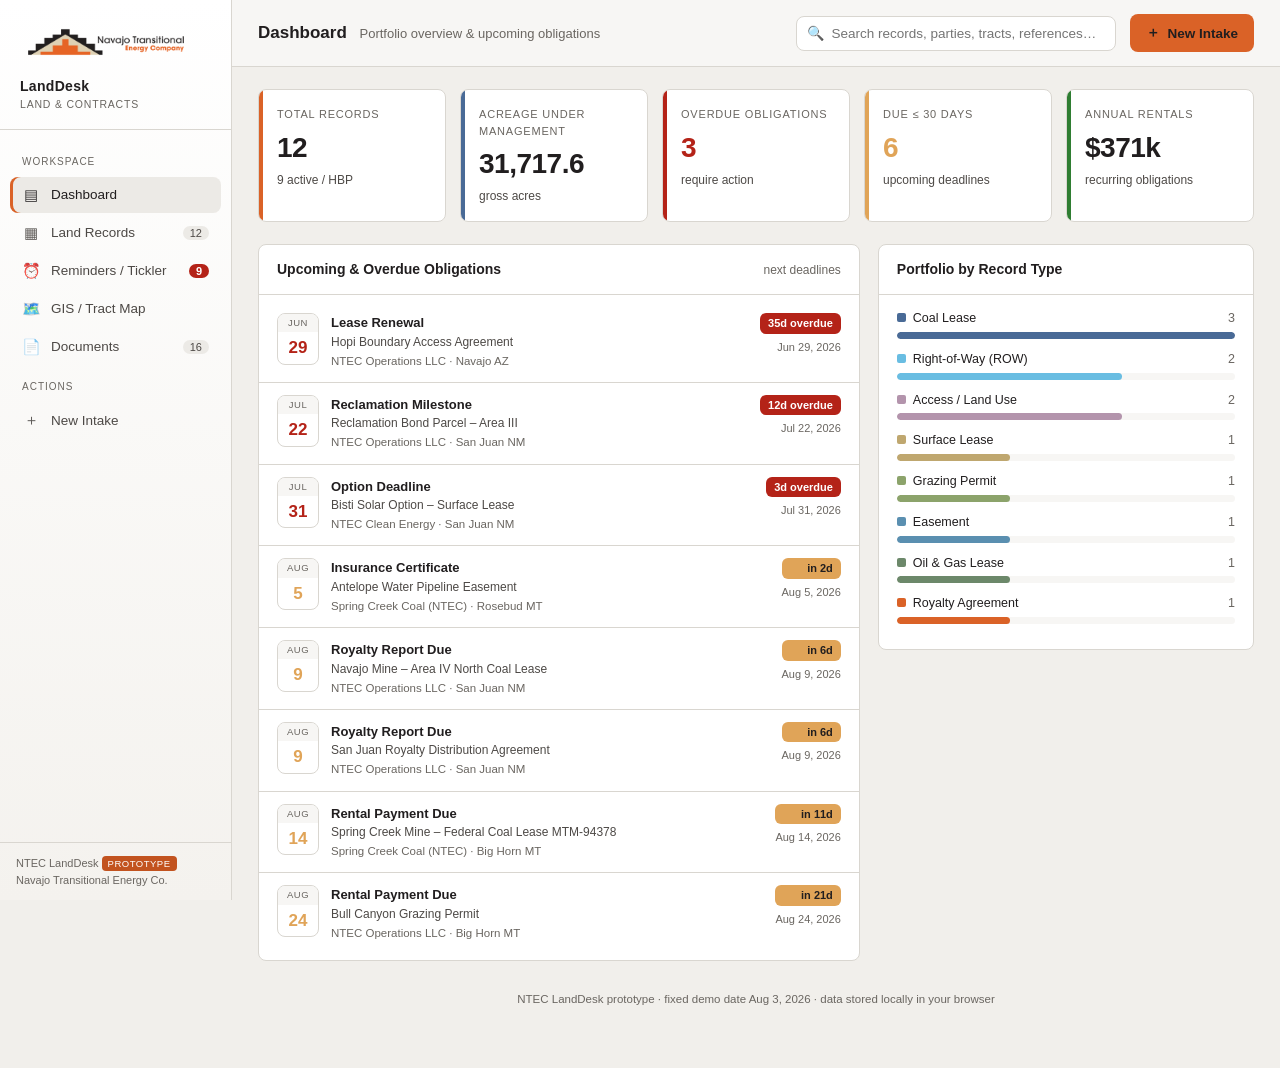
<file: index.html>
<!DOCTYPE html>
<html lang="en">
<head>
<meta charset="UTF-8" />
<meta name="viewport" content="width=device-width, initial-scale=1.0" />
<title>NTEC Land Management System</title>
<style>
  /* ==========================================================================
     NTEC design tokens — light UI theme built from the official NTEC palette.
     Source of truth: design-system/css/ntec-tokens.css (NTEC Brand Standards
     Guideline, May 2024). Primary palette: Orange #DA6227, Sky #69BDE2,
     Sand #D8C9A3, Black #211E1F. Secondary: Steel #496A96, Navy #2D3949,
     Brown #31261D, Sage #6C886A, Mauve #9B7793. Surfaces use the NTEC neutral
     scale; links/focus use Steel (Sky fails AA as text on white), and status
     colors use the design system's light-surface values.
     ========================================================================== */
  :root {
    /* Fonts — brand-mandated Franklin Gothic Medium (display) + Calibri (body) */
    --font-display: "Franklin Gothic Medium", "Franklin Gothic",
                    "ITC Franklin Gothic", "Arial Narrow", Arial, sans-serif;
    --font-body: Calibri, "Carlito", "Segoe UI", Tahoma,
                 "Helvetica Neue", Helvetica, Arial, sans-serif;

    /* Surfaces — NTEC neutral scale (warm, anchored to brand black) */
    --bg: #f1efeb;          /* app canvas (gray-100/50 blend) */
    --bg-2: #f7f6f4;        /* topbar / table headers (gray-50) */
    --panel: #ffffff;       /* cards, panels */
    --panel-2: #eceae6;     /* subtle raised chips / hover (gray-100) */
    --border: #d9d6d0;      /* gray-200 */

    /* Text — dark on light */
    --text: #211e1f;        /* brand black */
    --text-dim: #4d4946;    /* gray-600 */
    --text-faint: #6a6661;  /* gray-500 */

    /* Accents — NTEC primary palette */
    --accent: #da6227;      /* NTEC Orange (Pantone 1655 C) — primary CTA */
    --accent-2: #c2531f;    /* orange, darkened for hover */
    --brand: #c2531f;       /* orange, darkened (action-primary-active) */
    --brand-2: #da6227;
    --sky: #496a96;         /* Steel — links/accents (AA-safe on white) */

    /* Status — design system light-surface values */
    --green: #2f7d32;       /* success */
    --amber: #e0a458;       /* warning (dark text on this) */
    --red: #b42318;         /* danger (white text on this) */

    --shadow: 0 1px 3px rgba(33,30,31,.10), 0 1px 2px rgba(33,30,31,.06);
    --radius: 8px;          /* --ntec-radius-lg */
  }
  * { box-sizing: border-box; }
  html, body { margin: 0; padding: 0; height: 100%; }
  body {
    font-family: var(--font-body);
    background: var(--bg);
    color: var(--text);
    font-size: 14px;
    line-height: 1.5;
  }
  /* Headings, eyebrows, table headers, buttons use the NTEC display face */
  h1, h2, h3, h4, .page-title, .stat .v, .stat .k, .nav .label,
  thead th, .btn, .field label { font-family: var(--font-display); }
  button { font-family: inherit; cursor: pointer; }
  a { color: var(--sky); text-decoration: none; }

  /* Layout */
  .app { display: grid; grid-template-columns: 232px 1fr; min-height: 100vh; }
  .sidebar {
    background: linear-gradient(180deg, #ffffff 0%, #f4f2ee 100%);
    border-right: 1px solid var(--border);
    display: flex; flex-direction: column;
    position: sticky; top: 0; height: 100vh;
  }
  .brand {
    padding: 20px 18px 16px; border-bottom: 1px solid var(--border);
    display: flex; flex-direction: column; align-items: flex-start; gap: 12px;
  }
  /* Official NTEC horizontal logo (4C, dark text) for the light sidebar.
     Min digital width 85px; shown at 176px with the clear space the
     border/padding provide. Do not recolor, stretch, or crop. */
  .brand .logo {
    width: 176px; max-width: 100%; height: auto; display: block;
  }
  .brand .app-name { padding-left: 2px; }
  .brand h1 { font-size: 14px; margin: 0; font-weight: 600; letter-spacing: .3px; color: var(--text); }
  .brand .sub { font-size: 10.5px; color: var(--text-faint); letter-spacing: .8px; text-transform: uppercase; }

  .nav { padding: 12px 10px; display: flex; flex-direction: column; gap: 2px; flex: 1; }
  .nav .label { font-size: 10px; text-transform: uppercase; letter-spacing: 1px; color: var(--text-faint); padding: 12px 12px 6px; }
  .nav button {
    display: flex; align-items: center; gap: 11px; width: 100%;
    background: transparent; border: none; color: var(--text-dim);
    padding: 9px 12px; border-radius: 8px; text-align: left; font-size: 13.5px;
    transition: background .12s, color .12s;
  }
  .nav button .ic { width: 18px; text-align: center; opacity: .9; font-size: 15px; }
  .nav button:hover { background: var(--panel); color: var(--text); }
  .nav button.active { background: var(--panel-2); color: var(--text); box-shadow: inset 3px 0 0 var(--accent); }
  .nav button .count {
    margin-left: auto; font-size: 11px; background: var(--panel-2); color: var(--text-dim);
    padding: 1px 7px; border-radius: 10px; min-width: 20px; text-align: center;
  }
  .nav button.active .count { background: var(--accent); color: #211e1f; font-weight: 700; }
  .nav .alertcount { background: var(--red) !important; color: #fff !important; font-weight: 700; }

  .sidebar-foot { padding: 12px 16px; border-top: 1px solid var(--border); font-size: 11px; color: var(--text-faint); }

  /* Main */
  .main { min-width: 0; display: flex; flex-direction: column; }
  .topbar {
    display: flex; align-items: center; gap: 14px; padding: 14px 26px;
    border-bottom: 1px solid var(--border); background: var(--bg-2);
    position: sticky; top: 0; z-index: 20;
  }
  .topbar .page-title { font-size: 17px; font-weight: 700; }
  .topbar .page-title .muted { color: var(--text-faint); font-weight: 400; font-size: 13px; margin-left: 8px; }
  .search-wrap { margin-left: auto; position: relative; }
  .search-wrap input {
    width: 320px; max-width: 40vw; background: var(--panel); border: 1px solid var(--border);
    color: var(--text); padding: 9px 12px 9px 34px; border-radius: 8px; font-size: 13.5px;
  }
  .search-wrap input:focus { outline: none; border-color: var(--accent); }
  .search-wrap .si { position: absolute; left: 11px; top: 50%; transform: translateY(-50%); color: var(--text-faint); }
  .btn {
    background: var(--panel-2); border: 1px solid var(--border); color: var(--text);
    padding: 9px 15px; border-radius: 8px; font-size: 13.5px; font-weight: 600;
    display: inline-flex; align-items: center; gap: 7px; transition: filter .12s, background .12s;
  }
  .btn:hover { background: var(--panel); }
  .btn.primary { background: linear-gradient(135deg, var(--accent) 0%, var(--brand-2) 100%); border-color: transparent; color: #211e1f; }
  .btn.primary:hover { filter: brightness(1.07); }
  .btn.ghost { background: transparent; }
  .btn.sm { padding: 6px 11px; font-size: 12.5px; }

  .content { padding: 22px 26px 60px; overflow: auto; }

  /* Cards / stats */
  .stat-grid { display: grid; grid-template-columns: repeat(auto-fit, minmax(180px, 1fr)); gap: 14px; margin-bottom: 22px; }
  .stat {
    background: var(--panel); border: 1px solid var(--border); border-radius: var(--radius);
    padding: 16px 18px; position: relative; overflow: hidden;
  }
  .stat .k { font-size: 11px; text-transform: uppercase; letter-spacing: .8px; color: var(--text-faint); }
  .stat .v { font-size: 28px; font-weight: 800; margin-top: 4px; letter-spacing: -.5px; }
  .stat .d { font-size: 12px; color: var(--text-dim); margin-top: 2px; }
  .stat .accent-bar { position: absolute; left: 0; top: 0; bottom: 0; width: 4px; }

  .grid-2 { display: grid; grid-template-columns: 1.6fr 1fr; gap: 18px; align-items: start; }
  @media (max-width: 1050px) { .grid-2 { grid-template-columns: 1fr; } }

  .panel {
    background: var(--panel); border: 1px solid var(--border); border-radius: var(--radius);
    overflow: hidden;
  }
  .panel .ph { padding: 14px 18px; border-bottom: 1px solid var(--border); display: flex; align-items: center; gap: 10px; }
  .panel .ph h3 { margin: 0; font-size: 14px; font-weight: 700; }
  .panel .ph .sub { font-size: 12px; color: var(--text-faint); }
  .panel .pb { padding: 6px 0; }

  /* Table */
  .table-tools { display: flex; align-items: center; gap: 10px; margin-bottom: 14px; flex-wrap: wrap; }
  .table-tools select, .table-tools input[type=text] {
    background: var(--panel); border: 1px solid var(--border); color: var(--text);
    padding: 8px 11px; border-radius: 8px; font-size: 13px;
  }
  .table-tools select:focus, .table-tools input:focus { outline: none; border-color: var(--accent); }
  .chip {
    font-size: 12px; padding: 5px 11px; border-radius: 20px; border: 1px solid var(--border);
    background: var(--panel); color: var(--text-dim);
  }
  .chip.on { background: var(--accent); border-color: transparent; color: #211e1f; font-weight: 700; }
  .table-wrap { border: 1px solid var(--border); border-radius: var(--radius); overflow: hidden; background: var(--panel); }
  table { width: 100%; border-collapse: collapse; }
  thead th {
    text-align: left; font-size: 11px; text-transform: uppercase; letter-spacing: .6px;
    color: var(--text-faint); padding: 11px 14px; background: var(--bg-2);
    border-bottom: 1px solid var(--border); white-space: nowrap; cursor: pointer; user-select: none;
    position: sticky; top: 0;
  }
  thead th:hover { color: var(--text); }
  thead th .arr { opacity: .5; margin-left: 4px; }
  tbody td { padding: 12px 14px; border-bottom: 1px solid var(--border); vertical-align: middle; }
  tbody tr { transition: background .1s; }
  tbody tr:hover { background: var(--panel-2); cursor: pointer; }
  tbody tr:last-child td { border-bottom: none; }
  .doc-name { font-weight: 600; }
  .doc-ref { font-size: 11.5px; color: var(--text-faint); }
  .party { font-size: 12.5px; }
  .party .r { color: var(--text-faint); font-size: 11px; }

  .badge { display: inline-flex; align-items: center; gap: 5px; font-size: 11.5px; font-weight: 600; padding: 3px 9px; border-radius: 20px; white-space: nowrap; }
  .badge::before { content: ""; width: 6px; height: 6px; border-radius: 50%; background: currentColor; }
  /* Status badges — NTEC palette, tuned for AA contrast on light surfaces */
  .b-active { color: #2f7d32; background: rgba(47,125,50,.12); }
  .b-pending { color: #b45309; background: rgba(180,83,9,.12); }
  .b-expired { color: #b42318; background: rgba(180,35,24,.10); }
  .b-negotiation { color: #496a96; background: rgba(73,106,150,.12); }
  .b-hbp { color: #7a5c73; background: rgba(155,119,147,.16); }
  .b-terminated { color: #6a6661; background: rgba(106,102,97,.12); }

  .type-tag { font-size: 11.5px; color: var(--text-dim); }
  .type-tag .dot { display: inline-block; width: 8px; height: 8px; border-radius: 2px; margin-right: 6px; vertical-align: middle; }

  .rem-flag { font-size: 11px; font-weight: 700; padding: 2px 8px; border-radius: 6px; }
  .rem-over { color: #fff; background: var(--red); }
  .rem-soon { color: #211e1f; background: var(--amber); }
  .rem-ok { color: var(--text-dim); background: var(--panel-2); }

  .empty { padding: 50px; text-align: center; color: var(--text-faint); }

  /* Reminder list */
  .rem-item { display: flex; gap: 12px; padding: 12px 18px; border-bottom: 1px solid var(--border); align-items: flex-start; }
  .rem-item:last-child { border-bottom: none; }
  .rem-cal { width: 42px; flex: 0 0 auto; text-align: center; border: 1px solid var(--border); border-radius: 8px; overflow: hidden; }
  .rem-cal .m { font-size: 9.5px; text-transform: uppercase; background: var(--bg-2); color: var(--text-faint); padding: 2px; letter-spacing: .5px; }
  .rem-cal .d { font-size: 17px; font-weight: 800; padding: 3px 0; }
  .rem-body { flex: 1; min-width: 0; }
  .rem-body .t { font-weight: 600; font-size: 13px; }
  .rem-body .s { font-size: 12px; color: var(--text-dim); }
  .rem-body .meta { font-size: 11.5px; color: var(--text-faint); margin-top: 2px; }

  /* Modal */
  .overlay {
    position: fixed; inset: 0; background: rgba(6,10,14,.66); backdrop-filter: blur(2px);
    display: none; align-items: flex-start; justify-content: center; z-index: 100; padding: 40px 16px;
    overflow: auto;
  }
  .overlay.open { display: flex; }
  .modal {
    background: var(--bg-2); border: 1px solid var(--border); border-radius: 14px;
    width: 100%; max-width: 720px; box-shadow: 0 20px 60px rgba(0,0,0,.5); animation: pop .16s ease;
  }
  .modal.wide { max-width: 820px; }
  @keyframes pop { from { transform: translateY(10px) scale(.99); opacity: 0; } to { transform: none; opacity: 1; } }
  .modal .mh { padding: 18px 22px; border-bottom: 1px solid var(--border); display: flex; align-items: center; gap: 12px; }
  .modal .mh h2 { margin: 0; font-size: 16px; }
  .modal .mh .x { margin-left: auto; background: transparent; border: none; color: var(--text-faint); font-size: 22px; line-height: 1; }
  .modal .mh .x:hover { color: var(--text); }
  .modal .mb { padding: 20px 22px; }
  .modal .mf { padding: 16px 22px; border-top: 1px solid var(--border); display: flex; gap: 10px; justify-content: flex-end; }

  .form-grid { display: grid; grid-template-columns: 1fr 1fr; gap: 15px 18px; }
  .form-grid .full { grid-column: 1 / -1; }
  .field label { display: block; font-size: 11.5px; text-transform: uppercase; letter-spacing: .5px; color: var(--text-faint); margin-bottom: 5px; }
  .field input, .field select, .field textarea {
    width: 100%; background: var(--panel); border: 1px solid var(--border); color: var(--text);
    padding: 9px 11px; border-radius: 8px; font-size: 13.5px; font-family: inherit;
  }
  .field input:focus, .field select:focus, .field textarea:focus { outline: none; border-color: var(--accent); }
  .field textarea { resize: vertical; min-height: 62px; }
  .field .hint { font-size: 11px; color: var(--text-faint); margin-top: 4px; }

  .dropzone {
    border: 1.5px dashed var(--border); border-radius: 10px; padding: 22px; text-align: center;
    color: var(--text-faint); background: var(--panel); transition: border-color .15s, background .15s;
  }
  .dropzone:hover, .dropzone.drag { border-color: var(--accent); background: var(--panel-2); color: var(--text-dim); }
  .dropzone .big { font-size: 26px; margin-bottom: 6px; }
  .file-pill { display: inline-flex; align-items: center; gap: 8px; margin-top: 10px; background: var(--panel-2); border: 1px solid var(--border); padding: 6px 12px; border-radius: 8px; font-size: 12.5px; }
  .autofill-hint { margin-top: 10px; font-size: 12px; padding: 9px 12px; border-radius: 8px; background: rgba(200,134,43,.12); border: 1px solid rgba(200,134,43,.35); color: var(--accent-2); }
  .autofill-hint span { color: var(--text-faint); }
  .autofill-hint.muted { background: var(--panel-2); border-color: var(--border); color: var(--text-faint); }
  @keyframes flashfill { 0% { background: rgba(200,134,43,.35); border-color: var(--accent); } 100% { background: var(--panel); border-color: var(--border); } }
  .field input.prefilled, .field select.prefilled { animation: flashfill 1.6s ease; }

  /* Detail drawer */
  .kv { display: grid; grid-template-columns: 150px 1fr; gap: 9px 16px; }
  .kv dt { color: var(--text-faint); font-size: 12px; }
  .kv dd { margin: 0; font-size: 13.5px; }
  .detail-section { margin-top: 22px; }
  .detail-section h4 { font-size: 12px; text-transform: uppercase; letter-spacing: .6px; color: var(--accent-2); margin: 0 0 12px; border-bottom: 1px solid var(--border); padding-bottom: 7px; }
  .ob-row { display: flex; align-items: center; gap: 10px; padding: 9px 0; border-bottom: 1px solid var(--border); font-size: 13px; }
  .ob-row:last-child { border: none; }
  .ob-row .d { margin-left: auto; color: var(--text-dim); font-size: 12.5px; }

  .row-actions { display: flex; gap: 6px; }
  .icon-btn { background: transparent; border: 1px solid var(--border); color: var(--text-dim); width: 30px; height: 30px; border-radius: 7px; display: grid; place-items: center; font-size: 14px; }
  .icon-btn:hover { background: var(--panel-2); color: var(--text); }

  .toast {
    position: fixed; bottom: 24px; right: 24px; background: var(--panel-2); border: 1px solid var(--border);
    border-left: 3px solid var(--green); padding: 13px 18px; border-radius: 9px; box-shadow: var(--shadow);
    font-size: 13.5px; z-index: 200; opacity: 0; transform: translateY(10px); transition: .2s; pointer-events: none; max-width: 340px;
  }
  .toast.show { opacity: 1; transform: none; }

  .pill-legend { display: flex; gap: 16px; flex-wrap: wrap; font-size: 11.5px; color: var(--text-dim); margin-top: 10px; }
  .pill-legend span { display: inline-flex; align-items: center; gap: 6px; }
  .pill-legend .dot { width: 9px; height: 9px; border-radius: 2px; }

  .footer-note { text-align: center; color: var(--text-faint); font-size: 11.5px; margin-top: 30px; }
  .prototype-tag { font-size: 9.5px; background: var(--brand); color: #fff; padding: 2px 6px; border-radius: 4px; letter-spacing: .5px; vertical-align: middle; }
</style>
<!-- Leaflet (vendored locally, pinned 1.9.4 — no CDN, per security standard) -->
<link rel="stylesheet" href="vendor/leaflet/leaflet.css" />
</head>
<body>
<div class="app">
  <!-- Sidebar -->
  <aside class="sidebar">
    <div class="brand">
      <img class="logo"
           src="design-system/assets/logos/horizontal/png/23-NEH-08761 - NTEC Logo-Suite_Horizontal-4C.png"
           alt="Navajo Transitional Energy Company" />
      <div class="app-name">
        <h1>LandDesk</h1>
        <div class="sub">Land &amp; Contracts</div>
      </div>
    </div>
    <nav class="nav" id="nav">
      <div class="label">Workspace</div>
      <button data-view="dashboard" class="active"><span class="ic">▤</span> Dashboard</button>
      <button data-view="records"><span class="ic">▦</span> Land Records <span class="count" id="nav-records">0</span></button>
      <button data-view="reminders"><span class="ic">⏰</span> Reminders / Tickler <span class="count alertcount" id="nav-rem">0</span></button>
      <button data-view="gis"><span class="ic">🗺️</span> GIS / Tract Map</button>
      <button data-view="documents"><span class="ic">📄</span> Documents <span class="count" id="nav-docs">0</span></button>
      <div class="label">Actions</div>
      <button id="btn-intake-side"><span class="ic">＋</span> New Intake</button>
    </nav>
    <div class="sidebar-foot">
      NTEC LandDesk <span class="prototype-tag">PROTOTYPE</span><br>
      Navajo Transitional Energy Co.
    </div>
  </aside>

  <!-- Main -->
  <div class="main">
    <div class="topbar">
      <div class="page-title" id="page-title">Dashboard <span class="muted" id="page-sub"></span></div>
      <div class="search-wrap">
        <span class="si">🔍</span>
        <input id="global-search" type="text" placeholder="Search records, parties, tracts, references…" />
      </div>
      <button class="btn primary" id="btn-intake"><span>＋</span> New Intake</button>
    </div>
    <div class="content" id="content"></div>
  </div>
</div>

<!-- Intake / Edit Modal -->
<div class="overlay" id="intake-overlay">
  <div class="modal wide">
    <div class="mh">
      <h2 id="intake-title">Document Intake</h2>
      <button class="x" data-close>&times;</button>
    </div>
    <div class="mb">
      <form id="intake-form">
        <input type="hidden" id="f-id" />
        <div class="form-grid">
          <div class="field full">
            <label>Document / Instrument Name</label>
            <input id="f-name" required placeholder="e.g. Coal Mining Lease – Tract 14-North" />
          </div>
          <div class="field">
            <label>Record Type</label>
            <select id="f-type" required></select>
          </div>
          <div class="field">
            <label>Status</label>
            <select id="f-status" required></select>
          </div>
          <div class="field">
            <label>Lessor / Grantor</label>
            <input id="f-lessor" placeholder="Party conveying rights" />
          </div>
          <div class="field">
            <label>Lessee / Grantee</label>
            <input id="f-lessee" placeholder="Party receiving rights" />
          </div>
          <div class="field">
            <label>County</label>
            <input id="f-county" placeholder="e.g. Navajo" />
          </div>
          <div class="field">
            <label>State</label>
            <select id="f-state"></select>
          </div>
          <div class="field full">
            <label>Legal Description (Township / Range / Section)</label>
            <input id="f-legal" placeholder="e.g. T22N R18W Sec 14, S½NE¼" />
          </div>
          <div class="field">
            <label>Gross Acreage</label>
            <input id="f-acres" type="number" step="0.01" min="0" placeholder="0.00" />
          </div>
          <div class="field">
            <label>Recording / Instrument No.</label>
            <input id="f-ref" placeholder="e.g. BK 482 PG 119" />
          </div>
          <div class="field">
            <label>Effective Date</label>
            <input id="f-eff" type="date" />
          </div>
          <div class="field">
            <label>Expiration / Term End</label>
            <input id="f-exp" type="date" />
          </div>
          <div class="field">
            <label>Annual Rental ($)</label>
            <input id="f-rental" type="number" step="0.01" min="0" placeholder="0.00" />
          </div>
          <div class="field">
            <label>Royalty Rate (%)</label>
            <input id="f-royalty" type="number" step="0.001" min="0" placeholder="e.g. 12.5" />
          </div>
          <div class="field full">
            <label>Map Location (optional)</label>
            <div class="form-grid" style="gap:12px;">
              <input id="f-lat" type="number" step="any" min="-90" max="90" placeholder="Latitude e.g. 36.77" />
              <input id="f-lng" type="number" step="any" min="-180" max="180" placeholder="Longitude e.g. -108.43" />
            </div>
            <div style="display:flex;gap:10px;align-items:center;margin-top:8px;">
              <button type="button" class="btn sm" id="f-pick">📍 Pick on map</button>
              <span class="hint">Records with coordinates appear on the Tract Map. Leave blank to skip.</span>
            </div>
            <div id="f-pickmap" style="display:none;height:240px;margin-top:10px;border:1px solid var(--border);border-radius:8px;overflow:hidden;"></div>
          </div>
          <div class="field full">
            <label>Next Obligation / Reminder</label>
            <div class="form-grid" style="gap:12px;">
              <select id="f-obtype"></select>
              <input id="f-obdate" type="date" />
            </div>
            <div class="hint">Sets a tickler reminder (rental due, renewal deadline, compliance filing, option, etc.).</div>
          </div>
          <div class="field full">
            <label>Notes</label>
            <textarea id="f-notes" placeholder="Encumbrances, special provisions, contacts…"></textarea>
          </div>
          <div class="field full">
            <label>Attach Document</label>
            <div class="dropzone" id="dropzone">
              <div class="big">📎</div>
              <div>Drop a scanned lease/contract here, or <strong>click to browse</strong></div>
              <div class="hint" style="margin-top:4px;">PDF, TIFF, DOCX — filename is stored on the record (demo does not upload files)</div>
              <input type="file" id="f-file" multiple style="display:none;" />
            </div>
            <div id="file-preview"></div>
            <div id="autofill-note"></div>
          </div>
        </div>
      </form>
    </div>
    <div class="mf">
      <button class="btn ghost" data-close>Cancel</button>
      <button class="btn primary" id="intake-save">Save Record</button>
    </div>
  </div>
</div>

<!-- Detail Drawer Modal -->
<div class="overlay" id="detail-overlay">
  <div class="modal">
    <div class="mh">
      <h2 id="detail-title">Record</h2>
      <button class="x" data-close>&times;</button>
    </div>
    <div class="mb" id="detail-body"></div>
    <div class="mf">
      <button class="btn ghost" id="detail-delete" style="margin-right:auto; color:var(--red); border-color:rgba(217,87,87,.4);">Delete</button>
      <button class="btn" data-close>Close</button>
      <button class="btn primary" id="detail-edit">Edit Record</button>
    </div>
  </div>
</div>

<!-- Document Viewer Modal -->
<div class="overlay" id="doc-overlay">
  <div class="modal wide" style="max-width:920px;">
    <div class="mh">
      <h2 id="doc-title" style="font-size:14px;">Document</h2>
      <a id="doc-download" class="btn sm" style="margin-left:auto;" download>⬇ Download</a>
      <button class="x" data-close style="margin-left:6px;">&times;</button>
    </div>
    <div class="mb" style="padding:0;background:#525659;">
      <iframe id="doc-frame" title="Document preview" style="width:100%;height:70vh;border:none;display:block;"></iframe>
    </div>
  </div>
</div>

<div class="toast" id="toast"></div>

<script id="docblob">window.DOC_BLOB={"REC-1000":[{"name":"REC-1000-navajo-mine-area-iv-north-coal-lease.pdf","kind":"Lease Agreement","data":"[data-uri]"}],"REC-1001":[{"name":"REC-1001-four-corners-rail-spur-right-of-way.pdf","kind":"ROW Grant","data":"[data-uri]"},{"name":"REC-1001-right-of-way-renewal-memo.pdf","kind":"Memo","data":"[data-uri]"}],"REC-1002":[{"name":"REC-1002-bisti-solar-option-surface-lease.pdf","kind":"Lease Agreement","data":"[data-uri]"},{"name":"REC-1002-option-exercise-notice.pdf","kind":"Memo","data":"[data-uri]"}],"REC-1003":[{"name":"REC-1003-bull-canyon-grazing-permit.pdf","kind":"Permit","data":"[data-uri]"}],"REC-1004":[{"name":"REC-1004-spring-creek-mine-federal-coal-lease-mtm-94378.pdf","kind":"Lease Agreement","data":"[data-uri]"},{"name":"REC-1004-advance-rental-notice.pdf","kind":"Memo","data":"[data-uri]"}],"REC-1005":[{"name":"REC-1005-antelope-water-pipeline-easement.pdf","kind":"Easement","data":"[data-uri]"}],"REC-1006":[{"name":"REC-1006-section-16-oil-gas-lease-yazzie.pdf","kind":"Lease Agreement","data":"[data-uri]"}],"REC-1007":[{"name":"REC-1007-mesa-verde-transmission-corridor-row.pdf","kind":"ROW Grant","data":"[data-uri]"}],"REC-1008":[{"name":"REC-1008-reclamation-bond-parcel-area-iii.pdf","kind":"Agreement","data":"[data-uri]"},{"name":"REC-1008-reclamation-milestone-report.pdf","kind":"Memo","data":"[data-uri]"}],"REC-1009":[{"name":"REC-1009-hopi-boundary-access-agreement.pdf","kind":"Agreement","data":"[data-uri]"}],"REC-1010":[{"name":"REC-1010-powder-river-federal-coal-tract.pdf","kind":"Lease Agreement","data":"[data-uri]"}],"REC-1011":[{"name":"REC-1011-san-juan-royalty-distribution-agreement.pdf","kind":"Agreement","data":"[data-uri]"}]};</script>
<script src="vendor/leaflet/leaflet.js"></script>
<script>
/* ============================================================
   NTEC LandDesk — prototype land management & contract system
   Self-contained: data persists in localStorage.
   ============================================================ */

// Record-type data-viz colors drawn from the NTEC secondary palette
// (design-standards.md recommends Steel → Sage → Mauve → Sky → Orange order);
// entries beyond the five named colors use tints within the brand family.
const RECORD_TYPES = [
  { v: "Coal Lease",          c: "#496a96" },   /* Steel  */
  { v: "Oil & Gas Lease",     c: "#6c886a" },   /* Sage   */
  { v: "Mineral Lease",       c: "#9b7793" },   /* Mauve  */
  { v: "Surface Lease",       c: "#bfa76f" },   /* Sand, deepened for contrast on white */
  { v: "Right-of-Way (ROW)",  c: "#69bde2" },   /* Sky    */
  { v: "Easement",            c: "#5a8fb0" },   /* Steel/Sky blend */
  { v: "Grazing Permit",      c: "#8ca36b" },   /* Sage tint */
  { v: "Royalty Agreement",   c: "#da6227" },   /* Orange */
  { v: "Water Agreement",     c: "#7fb3c9" },   /* Sky, muted */
  { v: "Access / Land Use",   c: "#b394ac" },   /* Mauve tint */
];
const STATUSES = ["Active", "Pending", "In Negotiation", "Held by Production", "Expired", "Terminated"];
const STATUS_CLASS = {
  "Active": "b-active", "Pending": "b-pending", "In Negotiation": "b-negotiation",
  "Held by Production": "b-hbp", "Expired": "b-expired", "Terminated": "b-terminated"
};
const OB_TYPES = ["— none —", "Rental Payment Due", "Lease Renewal", "Option Deadline", "Royalty Report Due",
  "Compliance Filing", "Reclamation Milestone", "Right-of-Way Renewal", "Insurance Certificate", "BIA/BLM Approval"];
const STATES = ["AZ", "NM", "MT", "CO", "UT", "WY", "ND", "TX", "OK"];

const typeColor = (t) => (RECORD_TYPES.find(r => r.v === t) || {}).c || "#888";

/* ---------- storage ---------- */
const KEY = "ntec_landdesk_v4";  // bumped: records now carry lat/lng for the map

function load() {
  try {
    const raw = localStorage.getItem(KEY);
    if (raw) return JSON.parse(raw);
  } catch (e) {}
  const seeded = seed();
  localStorage.setItem(KEY, JSON.stringify(seeded));
  return seeded;
}
function save() { localStorage.setItem(KEY, JSON.stringify(DB)); }

/* ---------- date helpers (fixed "today" for a stable demo) ---------- */
const TODAY = new Date("2026-08-03T00:00:00");
function daysUntil(dstr) {
  if (!dstr) return null;
  const d = new Date(dstr + "T00:00:00");
  return Math.round((d - TODAY) / 86400000);
}
function fmtDate(dstr) {
  if (!dstr) return "—";
  const d = new Date(dstr + "T00:00:00");
  return d.toLocaleDateString("en-US", { year: "numeric", month: "short", day: "numeric" });
}
function addDays(base, n) {
  const d = new Date(base); d.setDate(d.getDate() + n);
  return d.toISOString().slice(0, 10);
}
const T = TODAY.toISOString().slice(0, 10);

/* ---------- seed data ---------- */
// Approximate, illustrative coordinates near each asset's real location — NOT
// real parcel geometry. Keyed by record name; applied in mk() below.
// Declared before load() so the initial seed can attach coordinates.
const SEED_COORDS = {
  "Navajo Mine – Area IV North Coal Lease":        { lat: 36.770, lng: -108.430 },
  "Four Corners Rail Spur – Right of Way":         { lat: 36.842, lng: -108.480 },
  "Bisti Solar Option – Surface Lease":            { lat: 36.300, lng: -108.200 },
  "Bull Canyon Grazing Permit":                    { lat: 45.018, lng: -106.850 },
  "Spring Creek Mine – Federal Coal Lease MTM-94378": { lat: 45.030, lng: -106.930 },
  "Antelope Water Pipeline Easement":              { lat: 45.200, lng: -106.600 },
  "Section 16 Oil & Gas Lease – Yazzie":           { lat: 36.550, lng: -108.300 },
  "Mesa Verde Transmission Corridor ROW":          { lat: 37.200, lng: -108.550 },
  "Reclamation Bond Parcel – Area III":            { lat: 36.742, lng: -108.402 },
  "Hopi Boundary Access Agreement":                { lat: 36.100, lng: -110.300 },
  "Powder River Federal Coal Tract":               { lat: 44.100, lng: -105.550 },
  "San Juan Royalty Distribution Agreement":       { lat: 36.700, lng: -108.350 },
};

/* DB is loaded after the date helpers + SEED_COORDS above are initialized (seed() depends on them) */
let DB = load();

function seed() {
  let id = 1000;
  const mk = (o) => {
    const c = SEED_COORDS[o.name] || {};
    return Object.assign({ id: "REC-" + (id++), docs: [], createdAt: T,
      lat: c.lat ?? null, lng: c.lng ?? null }, o);
  };
  const records = [
    mk({ name: "Navajo Mine – Area IV North Coal Lease", type: "Coal Lease", status: "Held by Production",
      lessor: "Navajo Nation", lessee: "NTEC Operations LLC", county: "San Juan", state: "NM",
      legal: "T29N R16W Sec 4–9, 16–21", acres: 12480, ref: "BIA-14-20-0300-1234", eff: "2013-12-30", exp: "2032-12-31",
      rental: 0, royalty: 12.5, obType: "Royalty Report Due", obDate: addDays(TODAY, 6),
      notes: "Coal supply for Four Corners Power Plant. Held by production; royalty reporting monthly to OSMRE." }),
    mk({ name: "Four Corners Rail Spur – Right of Way", type: "Right-of-Way (ROW)", status: "Active",
      lessor: "Allottee Group 22-A", lessee: "NTEC Operations LLC", county: "San Juan", state: "NM",
      legal: "T30N R16W Sec 12, N½", acres: 88.4, ref: "BK 512 PG 044", eff: "2019-05-01", exp: "2026-09-15",
      rental: 42000, royalty: 0, obType: "Right-of-Way Renewal", obDate: addDays(TODAY, 43),
      notes: "20-ft rail access ROW across allotted trust land. BIA renewal packet in progress." }),
    mk({ name: "Bisti Solar Option – Surface Lease", type: "Surface Lease", status: "In Negotiation",
      lessor: "Private – R. Yazzie Family Trust", lessee: "NTEC Clean Energy", county: "San Juan", state: "NM",
      legal: "T24N R11W Sec 30, SW¼", acres: 640, ref: "PENDING", eff: "", exp: "",
      rental: 96000, royalty: 0, obType: "Option Deadline", obDate: addDays(TODAY, -3),
      notes: "Option to lease 640 ac for utility-scale solar. Option exercise deadline PASSED — escalate to Land Manager." }),
    mk({ name: "Bull Canyon Grazing Permit", type: "Grazing Permit", status: "Active",
      lessor: "Bureau of Land Management", lessee: "NTEC Operations LLC", county: "Big Horn", state: "MT",
      legal: "T2S R38E Sec 22–27", acres: 3200, ref: "BLM-MTM-118842", eff: "2021-03-01", exp: "2031-02-28",
      rental: 5760, royalty: 0, obType: "Rental Payment Due", obDate: addDays(TODAY, 21),
      notes: "AUM grazing on federal land adjacent to Spring Creek Mine buffer." }),
    mk({ name: "Spring Creek Mine – Federal Coal Lease MTM-94378", type: "Coal Lease", status: "Active",
      lessor: "Bureau of Land Management", lessee: "Spring Creek Coal (NTEC)", county: "Big Horn", state: "MT",
      legal: "T9S R40E Sec 1–4, 9–12", acres: 8960, ref: "MTM-94378", eff: "2012-06-01", exp: "2032-05-31",
      rental: 89600, royalty: 12.5, obType: "Rental Payment Due", obDate: addDays(TODAY, 11),
      notes: "Advance royalty / rental due annually to BLM. Diligent development compliance required." }),
    mk({ name: "Antelope Water Pipeline Easement", type: "Easement", status: "Active",
      lessor: "Rosebud County", lessee: "Spring Creek Coal (NTEC)", county: "Rosebud", state: "MT",
      legal: "T4S R41E Sec 18", acres: 14.2, ref: "BK 88 PG 302", eff: "2018-08-15", exp: "2038-08-14",
      rental: 3000, royalty: 0, obType: "Insurance Certificate", obDate: addDays(TODAY, 2),
      notes: "Perpetual-style 20-yr easement for water conveyance. COI renewal required annually." }),
    mk({ name: "Section 16 Oil & Gas Lease – Yazzie", type: "Oil & Gas Lease", status: "Active",
      lessor: "Allottee – Ella Yazzie", lessee: "NTEC Operations LLC", county: "San Juan", state: "NM",
      legal: "T27N R13W Sec 16, all", acres: 640, ref: "BIA-OG-55120", eff: "2022-11-01", exp: "2027-10-31",
      rental: 12800, royalty: 18.75, obType: "Rental Payment Due", obDate: addDays(TODAY, 88),
      notes: "5-yr primary term, 18.75% royalty. HBP if production established." }),
    mk({ name: "Mesa Verde Transmission Corridor ROW", type: "Right-of-Way (ROW)", status: "Pending",
      lessor: "Ute Mountain Ute Tribe", lessee: "NTEC Clean Energy", county: "Montezuma", state: "CO",
      legal: "T34N R18W Sec 6, 7", acres: 210, ref: "PENDING", eff: "", exp: "",
      rental: 63000, royalty: 0, obType: "BIA/BLM Approval", obDate: addDays(TODAY, 30),
      notes: "230kV transmission ROW for solar interconnect. Awaiting tribal council + BIA approval." }),
    mk({ name: "Reclamation Bond Parcel – Area III", type: "Access / Land Use", status: "Active",
      lessor: "Navajo Nation", lessee: "NTEC Operations LLC", county: "San Juan", state: "NM",
      legal: "T29N R16W Sec 28", acres: 320, ref: "REC-BOND-0091", eff: "2015-01-01", exp: "2029-12-31",
      rental: 0, royalty: 0, obType: "Reclamation Milestone", obDate: addDays(TODAY, -12),
      notes: "Post-mining reclamation obligation. Phase 2 revegetation milestone OVERDUE — coordinate w/ Environmental." }),
    mk({ name: "Hopi Boundary Access Agreement", type: "Access / Land Use", status: "Active",
      lessor: "Hopi Tribe", lessee: "NTEC Operations LLC", county: "Navajo", state: "AZ",
      legal: "T28N R17E Sec 3", acres: 45, ref: "BK 201 PG 77", eff: "2020-07-01", exp: "2025-06-30",
      rental: 8000, royalty: 0, obType: "Lease Renewal", obDate: addDays(TODAY, -35),
      notes: "Access agreement EXPIRED — holdover. Renewal negotiation needed." }),
    mk({ name: "Powder River Federal Coal Tract", type: "Coal Lease", status: "In Negotiation",
      lessor: "Bureau of Land Management", lessee: "NTEC Operations LLC", county: "Campbell", state: "WY",
      legal: "T48N R71W Sec 14, 15, 22, 23", acres: 5120, ref: "WYW-190022", eff: "", exp: "",
      rental: 51200, royalty: 12.5, obType: "Option Deadline", obDate: addDays(TODAY, 120),
      notes: "Competitive lease sale tract under evaluation. LBA process." }),
    mk({ name: "San Juan Royalty Distribution Agreement", type: "Royalty Agreement", status: "Active",
      lessor: "Navajo Nation Minerals Dept.", lessee: "NTEC Operations LLC", county: "San Juan", state: "NM",
      legal: "Multiple – see schedule A", acres: 0, ref: "ROY-2013-07", eff: "2013-12-30", exp: "2032-12-31",
      rental: 0, royalty: 12.5, obType: "Royalty Report Due", obDate: addDays(TODAY, 6),
      notes: "Governs royalty allocation across coal tracts. Quarterly reconciliation." }),
  ];
  // Attach generated mock PDF documents (see window.DOC_BLOB, injected below)
  records.forEach(r => {
    r.docs = (window.DOC_BLOB && window.DOC_BLOB[r.id]) ? window.DOC_BLOB[r.id].slice() : [];
  });
  return { records };
}

/* ---------- reminder computation ---------- */
function reminderState(rec) {
  if (!rec.obType || rec.obType === "— none —" || !rec.obDate) return null;
  const d = daysUntil(rec.obDate);
  let level = "ok";
  if (d < 0) level = "over";
  else if (d <= 30) level = "soon";
  return { type: rec.obType, date: rec.obDate, days: d, level };
}

/* ---------- app state ---------- */
let VIEW = "dashboard";
let SORT = { key: "obDate", dir: 1 };
let FILTER = { type: "", status: "", q: "" };
let ONLY_REMINDERS = false;

/* ---------- rendering ---------- */
const $ = (s) => document.querySelector(s);
const content = $("#content");

function setView(v) {
  VIEW = v;
  document.querySelectorAll("#nav button[data-view]").forEach(b =>
    b.classList.toggle("active", b.dataset.view === v));
  render();
}

function updateNavCounts() {
  $("#nav-records").textContent = DB.records.length;
  $("#nav-docs").textContent = DB.records.reduce((n, r) => n + ((r.docs && r.docs.length) || 0), 0);
  const alerts = DB.records.map(reminderState).filter(r => r && r.level !== "ok").length;
  $("#nav-rem").textContent = alerts;
}

function render() {
  updateNavCounts();
  const titles = {
    dashboard: ["Dashboard", "Portfolio overview & upcoming obligations"],
    records: ["Land Records", "Leases, ROWs, easements & agreements"],
    reminders: ["Reminders / Tickler", "Obligation calendar & deadlines"],
    gis: ["GIS / Tract Map", "Interactive map of tracts (with PLSS section grid)"],
    documents: ["Documents", "Intake & instrument repository"],
  };
  $("#page-title").firstChild.textContent = titles[VIEW][0] + " ";
  $("#page-sub").textContent = titles[VIEW][1];

  if (VIEW === "dashboard") renderDashboard();
  else if (VIEW === "records") renderRecords();
  else if (VIEW === "reminders") renderReminders();
  else if (VIEW === "gis") renderGIS();
  else if (VIEW === "documents") renderDocuments();
}

/* ---------- dashboard ---------- */
function renderDashboard() {
  const recs = DB.records;
  const active = recs.filter(r => r.status === "Active" || r.status === "Held by Production").length;
  const acres = recs.reduce((s, r) => s + (Number(r.acres) || 0), 0);
  const rems = recs.map(r => ({ r, s: reminderState(r) })).filter(x => x.s);
  const overdue = rems.filter(x => x.s.level === "over").length;
  const soon = rems.filter(x => x.s.level === "soon").length;
  const annualRent = recs.reduce((s, r) => s + (Number(r.rental) || 0), 0);

  const upcoming = rems.filter(x => x.s.level !== "ok")
    .sort((a, b) => a.s.days - b.s.days).slice(0, 8);

  // type distribution
  const byType = {};
  recs.forEach(r => byType[r.type] = (byType[r.type] || 0) + 1);
  const typeRows = Object.entries(byType).sort((a, b) => b[1] - a[1]);
  const maxType = Math.max(...typeRows.map(t => t[1]), 1);

  content.innerHTML = `
    <div class="stat-grid">
      <div class="stat"><div class="accent-bar" style="background:var(--accent)"></div>
        <div class="k">Total Records</div><div class="v">${recs.length}</div><div class="d">${active} active / HBP</div></div>
      <div class="stat"><div class="accent-bar" style="background:var(--sky)"></div>
        <div class="k">Acreage Under Management</div><div class="v">${acres.toLocaleString()}</div><div class="d">gross acres</div></div>
      <div class="stat"><div class="accent-bar" style="background:var(--red)"></div>
        <div class="k">Overdue Obligations</div><div class="v" style="color:${overdue ? 'var(--red)' : 'inherit'}">${overdue}</div><div class="d">require action</div></div>
      <div class="stat"><div class="accent-bar" style="background:var(--amber)"></div>
        <div class="k">Due ≤ 30 days</div><div class="v" style="color:${soon ? 'var(--amber)' : 'inherit'}">${soon}</div><div class="d">upcoming deadlines</div></div>
      <div class="stat"><div class="accent-bar" style="background:var(--green)"></div>
        <div class="k">Annual Rentals</div><div class="v">$${(annualRent / 1000).toFixed(0)}k</div><div class="d">recurring obligations</div></div>
    </div>

    <div class="grid-2">
      <div class="panel">
        <div class="ph"><h3>Upcoming &amp; Overdue Obligations</h3><span class="sub" style="margin-left:auto;">next deadlines</span></div>
        <div class="pb">
          ${upcoming.length ? upcoming.map(x => reminderItem(x.r, x.s)).join("") :
            `<div class="empty">No upcoming obligations 🎉</div>`}
        </div>
      </div>
      <div class="panel">
        <div class="ph"><h3>Portfolio by Record Type</h3></div>
        <div class="pb" style="padding:14px 18px;">
          ${typeRows.map(([t, n]) => `
            <div style="margin-bottom:11px;">
              <div style="display:flex; justify-content:space-between; font-size:12.5px; margin-bottom:4px;">
                <span><span class="dot" style="display:inline-block;width:9px;height:9px;border-radius:2px;background:${typeColor(t)};margin-right:7px;"></span>${t}</span>
                <span style="color:var(--text-faint)">${n}</span>
              </div>
              <div style="height:7px;background:var(--bg-2);border-radius:4px;overflow:hidden;">
                <div style="height:100%;width:${(n / maxType * 100)}%;background:${typeColor(t)};border-radius:4px;"></div>
              </div>
            </div>`).join("")}
        </div>
      </div>
    </div>
    <div class="footer-note">NTEC LandDesk prototype · fixed demo date ${fmtDate(T)} · data stored locally in your browser</div>
  `;
}

function reminderItem(rec, s) {
  const mo = new Date(s.date + "T00:00:00").toLocaleDateString("en-US", { month: "short" });
  const day = new Date(s.date + "T00:00:00").getDate();
  const rel = s.days < 0 ? `${Math.abs(s.days)}d overdue` : s.days === 0 ? "due today" : `in ${s.days}d`;
  const col = s.level === "over" ? "var(--red)" : s.level === "soon" ? "var(--amber)" : "var(--text-dim)";
  return `
    <div class="rem-item" onclick="openDetail('${rec.id}')" style="cursor:pointer;">
      <div class="rem-cal"><div class="m">${mo}</div><div class="d" style="color:${col}">${day}</div></div>
      <div class="rem-body">
        <div class="t">${esc(s.type)}</div>
        <div class="s">${esc(rec.name)}</div>
        <div class="meta">${esc(rec.lessee || "—")} · ${esc(rec.county || "")} ${esc(rec.state || "")}</div>
      </div>
      <div style="text-align:right;">
        <div class="rem-flag ${s.level === 'over' ? 'rem-over' : s.level === 'soon' ? 'rem-soon' : 'rem-ok'}">${rel}</div>
        <div style="font-size:11px;color:var(--text-faint);margin-top:5px;">${fmtDate(s.date)}</div>
      </div>
    </div>`;
}

/* ---------- records table ---------- */
function getFiltered() {
  let rows = DB.records.slice();
  const q = FILTER.q.trim().toLowerCase();
  if (q) {
    rows = rows.filter(r =>
      [r.name, r.type, r.status, r.lessor, r.lessee, r.county, r.state, r.legal, r.ref, r.notes, r.obType]
        .filter(Boolean).some(v => String(v).toLowerCase().includes(q)));
  }
  if (FILTER.type) rows = rows.filter(r => r.type === FILTER.type);
  if (FILTER.status) rows = rows.filter(r => r.status === FILTER.status);
  if (ONLY_REMINDERS) rows = rows.filter(r => { const s = reminderState(r); return s && s.level !== "ok"; });

  const k = SORT.key, dir = SORT.dir;
  rows.sort((a, b) => {
    let va, vb;
    if (k === "obDate") { va = daysUntil(a.obDate); vb = daysUntil(b.obDate);
      va = (va === null ? 1e9 : va); vb = (vb === null ? 1e9 : vb); }
    else if (k === "acres" || k === "rental" || k === "royalty") { va = Number(a[k]) || 0; vb = Number(b[k]) || 0; }
    else if (k === "exp" || k === "eff") { va = a[k] || "9999"; vb = b[k] || "9999"; }
    else { va = String(a[k] || "").toLowerCase(); vb = String(b[k] || "").toLowerCase(); }
    if (va < vb) return -1 * dir; if (va > vb) return 1 * dir; return 0;
  });
  return rows;
}

function renderRecords() {
  const rows = getFiltered();
  const th = (key, label, align) => `<th data-sort="${key}" style="${align ? 'text-align:' + align : ''}">${label}${SORT.key === key ? `<span class="arr">${SORT.dir > 0 ? '▲' : '▼'}</span>` : ''}</th>`;

  content.innerHTML = `
    <div class="table-tools">
      <select id="ft-type"><option value="">All Types</option>${RECORD_TYPES.map(t => `<option ${FILTER.type === t.v ? 'selected' : ''}>${t.v}</option>`).join("")}</select>
      <select id="ft-status"><option value="">All Statuses</option>${STATUSES.map(s => `<option ${FILTER.status === s ? 'selected' : ''}>${s}</option>`).join("")}</select>
      <button class="chip ${ONLY_REMINDERS ? 'on' : ''}" id="ft-rem">⏰ With active reminder</button>
      <span style="margin-left:auto;color:var(--text-faint);font-size:12.5px;">${rows.length} of ${DB.records.length} records</span>
      <button class="btn sm" id="ft-clear">Clear</button>
    </div>
    <div class="table-wrap">
      <table>
        <thead><tr>
          ${th("name", "Record / Instrument")}
          ${th("type", "Type")}
          ${th("status", "Status")}
          ${th("lessee", "Parties")}
          ${th("county", "Location")}
          ${th("acres", "Acres", "right")}
          ${th("exp", "Term End")}
          ${th("obDate", "Next Obligation")}
        </tr></thead>
        <tbody>
          ${rows.length ? rows.map(recordRow).join("") : `<tr><td colspan="8"><div class="empty">No records match your filters.</div></td></tr>`}
        </tbody>
      </table>
    </div>
    <div class="pill-legend">
      ${RECORD_TYPES.map(t => `<span><span class="dot" style="background:${t.c}"></span>${t.v}</span>`).join("")}
    </div>
  `;

  $("#ft-type").onchange = (e) => { FILTER.type = e.target.value; render(); };
  $("#ft-status").onchange = (e) => { FILTER.status = e.target.value; render(); };
  $("#ft-rem").onclick = () => { ONLY_REMINDERS = !ONLY_REMINDERS; render(); };
  $("#ft-clear").onclick = () => { FILTER = { type: "", status: "", q: FILTER.q }; ONLY_REMINDERS = false; render(); };
  document.querySelectorAll("thead th[data-sort]").forEach(th => {
    th.onclick = () => {
      const k = th.dataset.sort;
      if (SORT.key === k) SORT.dir *= -1; else { SORT.key = k; SORT.dir = 1; }
      render();
    };
  });
}

function recordRow(r) {
  const s = reminderState(r);
  let ob = `<span class="rem-flag rem-ok">none</span>`;
  if (s) {
    const rel = s.days < 0 ? `${Math.abs(s.days)}d overdue` : s.days === 0 ? "today" : `${s.days}d`;
    const cls = s.level === "over" ? "rem-over" : s.level === "soon" ? "rem-soon" : "rem-ok";
    ob = `<span class="rem-flag ${cls}">${rel}</span> <span class="doc-ref">${esc(s.type)}</span>`;
  }
  return `
    <tr onclick="openDetail('${r.id}')">
      <td><div class="doc-name">${esc(r.name)}</div><div class="doc-ref">${esc(r.ref || "—")}</div></td>
      <td><span class="type-tag"><span class="dot" style="background:${typeColor(r.type)}"></span>${esc(r.type)}</span></td>
      <td><span class="badge ${STATUS_CLASS[r.status] || ''}">${esc(r.status)}</span></td>
      <td><div class="party">${esc(r.lessee || "—")}</div><div class="party r">from ${esc(r.lessor || "—")}</div></td>
      <td><div class="party">${esc(r.county || "—")}, ${esc(r.state || "")}</div><div class="party r">${esc(r.legal || "")}</div></td>
      <td style="text-align:right;">${r.acres ? Number(r.acres).toLocaleString() : "—"}</td>
      <td>${fmtDate(r.exp)}</td>
      <td>${ob}</td>
    </tr>`;
}

/* ---------- reminders view ---------- */
function renderReminders() {
  const rems = DB.records.map(r => ({ r, s: reminderState(r) })).filter(x => x.s)
    .sort((a, b) => a.s.days - b.s.days);
  const over = rems.filter(x => x.s.level === "over");
  const soon = rems.filter(x => x.s.level === "soon");
  const later = rems.filter(x => x.s.level === "ok");

  const section = (title, list, color) => `
    <div class="panel" style="margin-bottom:18px;">
      <div class="ph"><h3>${title}</h3><span class="count" style="margin-left:auto;background:${color};color:#211e1f;font-weight:700;padding:1px 9px;border-radius:10px;font-size:12px;">${list.length}</span></div>
      <div class="pb">${list.length ? list.map(x => reminderItem(x.r, x.s)).join("") : `<div class="empty" style="padding:26px;">Nothing here.</div>`}</div>
    </div>`;

  content.innerHTML = `
    <div class="stat-grid" style="grid-template-columns:repeat(3,1fr);">
      <div class="stat"><div class="accent-bar" style="background:var(--red)"></div><div class="k">Overdue</div><div class="v" style="color:var(--red)">${over.length}</div><div class="d">past due date</div></div>
      <div class="stat"><div class="accent-bar" style="background:var(--amber)"></div><div class="k">Due ≤ 30 days</div><div class="v" style="color:var(--amber)">${soon.length}</div><div class="d">action soon</div></div>
      <div class="stat"><div class="accent-bar" style="background:var(--sky)"></div><div class="k">Scheduled later</div><div class="v">${later.length}</div><div class="d">future obligations</div></div>
    </div>
    ${section("🔴 Overdue", over, "var(--red)")}
    ${section("🟡 Due within 30 days", soon, "var(--amber)")}
    ${section("🔵 Upcoming", later, "var(--sky)")}
  `;
}

/* ---------- document viewer ---------- */
let _lastBlobUrl = null;
function openDoc(recId, idx) {
  const r = DB.records.find(x => x.id === recId);
  if (!r || !r.docs || !r.docs[idx]) return;
  const d = r.docs[idx];
  $("#doc-title").textContent = d.name;
  const [meta, b64] = String(d.data).split(",");
  const mime = ((meta || "").match(/:(.*?);/) || [])[1] || "application/octet-stream";
  let src = d.data;
  try {
    const bin = atob(b64 || "");
    const arr = new Uint8Array(bin.length);
    for (let i = 0; i < bin.length; i++) arr[i] = bin.charCodeAt(i);
    if (_lastBlobUrl) URL.revokeObjectURL(_lastBlobUrl);
    _lastBlobUrl = URL.createObjectURL(new Blob([arr], { type: mime }));
    src = _lastBlobUrl;
  } catch (e) { /* fall back to data URI */ }
  $("#doc-frame").src = src;
  const dl = $("#doc-download");
  dl.href = src; dl.setAttribute("download", d.name);
  $("#doc-overlay").classList.add("open");
}

/* ---------- GIS / PLSS tract map ---------- */
// Standard PLSS section numbering: serpentine, section 1 in NE corner.
const SECTION_GRID = (() => {
  const rows = [
    [6, 5, 4, 3, 2, 1],
    [7, 8, 9, 10, 11, 12],
    [18, 17, 16, 15, 14, 13],
    [19, 20, 21, 22, 23, 24],
    [30, 29, 28, 27, 26, 25],
    [31, 32, 33, 34, 35, 36],
  ];
  const map = {};
  rows.forEach((row, r) => row.forEach((sec, c) => map[sec] = { r, c }));
  return map;
})();

function parseLegal(legal) {
  if (!legal) return null;
  const tm = legal.match(/T\s*(\d+)\s*([NS])\s*R\s*(\d+)\s*([EW])/i);
  if (!tm) return null;
  const twp = `T${tm[1]}${tm[2].toUpperCase()} R${tm[3]}${tm[4].toUpperCase()}`;
  const sections = [];
  const secPart = legal.slice(legal.indexOf(tm[0]) + tm[0].length);
  // grab number ranges after "Sec"
  const secMatch = secPart.match(/Sec[^0-9]*([\d,\s–—-]+)/i);
  if (secMatch) {
    secMatch[1].split(",").forEach(tok => {
      const rg = tok.trim().match(/(\d+)\s*[–—-]\s*(\d+)/);
      if (rg) { for (let n = +rg[1]; n <= +rg[2]; n++) sections.push(n); }
      else { const s = tok.trim().match(/\d+/); if (s) sections.push(+s[0]); }
    });
  }
  return { twp, sections: sections.filter(n => n >= 1 && n <= 36) };
}

let GIS_TWP = null;
let GIS_MODE = "map";   // "map" (Leaflet) | "grid" (PLSS section schematic)
let LMAP = null;        // active Leaflet map instance
function renderGIS() {
  const rows = getFiltered();
  content.innerHTML = `
    <div style="display:grid;grid-template-columns:280px 1fr;gap:18px;align-items:start;">
      <div id="gis-side" style="display:flex;flex-direction:column;gap:14px;"></div>
      <div class="panel">
        <div class="ph">
          <h3 id="gis-title" style="margin:0;"></h3>
          <div style="margin-left:auto;display:flex;gap:6px;">
            <button class="btn sm ${GIS_MODE === 'map' ? 'primary' : 'ghost'}" id="gis-mode-map">🗺 Map</button>
            <button class="btn sm ${GIS_MODE === 'grid' ? 'primary' : 'ghost'}" id="gis-mode-grid">▦ Section grid</button>
          </div>
        </div>
        <div class="pb" id="gis-main" style="padding:0;"></div>
      </div>
    </div>`;
  $("#gis-mode-map").onclick = () => { GIS_MODE = "map"; renderGIS(); };
  $("#gis-mode-grid").onclick = () => { GIS_MODE = "grid"; renderGIS(); };

  if (GIS_MODE === "grid") renderGISGrid(rows);
  else renderGISMap(rows);
}

function hasCoords(r) {
  return r.lat != null && r.lng != null && isFinite(+r.lat) && isFinite(+r.lng);
}

function renderGISMap(rows) {
  const mapped = rows.filter(hasCoords);
  const notMapped = rows.filter(r => !hasCoords(r));
  const acres = mapped.reduce((s, r) => s + (Number(r.acres) || 0), 0);
  $("#gis-title").textContent = "Tract Map";

  const typesHere = [...new Set(mapped.map(r => r.type))];
  $("#gis-side").innerHTML = `
    <div class="panel">
      <div class="ph"><h3>Filters</h3><span class="sub" style="margin-left:auto;">${mapped.length} on map · ${acres.toLocaleString()} ac</span></div>
      <div class="pb" style="padding:14px;display:flex;flex-direction:column;gap:10px;">
        <select id="gis-ft-type"><option value="">All Types</option>${RECORD_TYPES.map(t => `<option ${FILTER.type === t.v ? 'selected' : ''}>${t.v}</option>`).join("")}</select>
        <select id="gis-ft-status"><option value="">All Statuses</option>${STATUSES.map(s => `<option ${FILTER.status === s ? 'selected' : ''}>${s}</option>`).join("")}</select>
        <button class="btn sm" id="gis-ft-clear">Clear filters</button>
      </div>
    </div>
    <div class="panel">
      <div class="ph"><h3>Legend</h3></div>
      <div class="pb" style="padding:12px 16px;">
        <div class="pill-legend" style="flex-direction:column;align-items:flex-start;gap:7px;">
          ${typesHere.length ? typesHere.map(t => `<span><span class="dot" style="background:${typeColor(t)}"></span>${esc(t)}</span>`).join("") : `<span style="color:var(--text-faint);">No mapped tracts in view</span>`}
        </div>
      </div>
    </div>
    ${notMapped.length ? `<div class="panel">
      <div class="ph"><h3>Not mapped</h3><span class="sub" style="margin-left:auto;">${notMapped.length}</span></div>
      <div class="pb">${notMapped.map(r => `
        <div class="rem-item" style="cursor:pointer;padding:10px 16px;" onclick="openDetail('${r.id}')">
          <span style="width:10px;height:10px;border-radius:2px;background:${typeColor(r.type)};margin-top:4px;flex:0 0 auto;"></span>
          <div class="rem-body"><div class="t" style="font-size:12.5px;">${esc(r.name)}</div><div class="meta">${esc(r.type)} · no coordinates</div></div>
        </div>`).join("")}</div>
    </div>` : ""}`;

  $("#gis-ft-type").onchange = (e) => { FILTER.type = e.target.value; renderGIS(); };
  $("#gis-ft-status").onchange = (e) => { FILTER.status = e.target.value; renderGIS(); };
  $("#gis-ft-clear").onclick = () => { FILTER = { type: "", status: "", q: FILTER.q }; ONLY_REMINDERS = false; renderGIS(); };

  $("#gis-main").innerHTML = `
    <div id="gis-map" style="height:600px;width:100%;"></div>
    <div style="font-size:11px;color:var(--text-faint);padding:8px 16px;">Basemap tiles © their providers · marker locations are approximate demo positions, not real parcel geometry</div>`;

  initLeafletMap(mapped);
}

function initLeafletMap(mapped) {
  const el = $("#gis-map");
  if (typeof L === "undefined") { el.innerHTML = `<div class="empty" style="padding:40px;">Map library unavailable (offline). Use the Section grid view.</div>`; return; }
  if (LMAP) { try { LMAP.remove(); } catch (e) {} LMAP = null; }

  const streets = L.tileLayer("https://{s}.tile.openstreetmap.org/{z}/{x}/{y}.png",
    { maxZoom: 19, attribution: "© OpenStreetMap contributors" });
  const topo = L.tileLayer("https://{s}.tile.opentopomap.org/{z}/{x}/{y}.png",
    { maxZoom: 17, attribution: "© OpenStreetMap · SRTM | © OpenTopoMap (CC-BY-SA)" });
  const sat = L.tileLayer("https://server.arcgisonline.com/ArcGIS/rest/services/World_Imagery/MapServer/tile/{z}/{y}/{x}",
    { maxZoom: 19, attribution: "Tiles © Esri, Maxar, Earthstar Geographics" });

  LMAP = L.map(el, { layers: [streets] });
  L.control.layers({ "Streets": streets, "Topographic": topo, "Satellite": sat }, null, { collapsed: false }).addTo(LMAP);

  const markers = [];
  mapped.forEach(r => {
    const col = typeColor(r.type);
    const m = L.circleMarker([+r.lat, +r.lng],
      { radius: 8, color: "#211e1f", weight: 1.5, fillColor: col, fillOpacity: 0.9 });
    const s = reminderState(r);
    const ob = s ? `${esc(s.type)} — ${s.days < 0 ? Math.abs(s.days) + "d overdue" : (s.days === 0 ? "due today" : "in " + s.days + "d")}` : "no active obligation";
    m.bindPopup(`<div style="min-width:190px;">
      <div style="font-weight:700;margin-bottom:3px;">${esc(r.name)}</div>
      <div style="font-size:12px;color:#666;">${esc(r.type)} · ${esc(r.status)}</div>
      <div style="font-size:12px;margin-top:5px;">${esc(r.lessee || "")}${r.lessor ? " / " + esc(r.lessor) : ""}</div>
      <div style="font-size:12px;color:#666;">${esc(r.county || "")}, ${esc(r.state || "")} · ${(Number(r.acres) || 0).toLocaleString()} ac</div>
      <div style="font-size:12px;margin-top:5px;">${ob}</div>
      <button onclick="openDetail('${r.id}')" style="margin-top:9px;background:#da6227;color:#fff;border:none;padding:6px 11px;border-radius:4px;cursor:pointer;font-size:12px;font-weight:600;">Open record →</button>
    </div>`);
    m.addTo(LMAP);
    markers.push(m);
  });

  if (markers.length) {
    LMAP.fitBounds(L.featureGroup(markers).getBounds().pad(0.25));
  } else {
    LMAP.setView([41, -107], 5); // Four Corners / northern Rockies overview
  }
  // container was just injected — recalc size once laid out
  setTimeout(() => { if (LMAP) LMAP.invalidateSize(); }, 60);
}

function renderGISGrid(rows) {
  const twps = {};
  const unmapped = [];
  rows.forEach(r => {
    const p = parseLegal(r.legal);
    if (!p) { unmapped.push(r); return; }
    (twps[p.twp] = twps[p.twp] || []).push({ r, sections: p.sections });
  });
  const twpKeys = Object.keys(twps).sort();
  if (!GIS_TWP || !twps[GIS_TWP]) GIS_TWP = twpKeys[0] || null;
  const inTwp = GIS_TWP ? twps[GIS_TWP] : [];
  const twpAcres = inTwp.reduce((s, x) => s + (Number(x.r.acres) || 0), 0);

  $("#gis-title").textContent = GIS_TWP || "No mapped tracts";
  $("#gis-side").innerHTML = `
    <div class="panel">
      <div class="ph"><h3>Townships</h3><span class="sub" style="margin-left:auto;">${twpKeys.length} mapped</span></div>
      <div class="pb" id="twp-list"></div>
    </div>
    <div class="panel">
      <div class="ph"><h3>Tracts in view</h3><span class="sub" style="margin-left:auto;">${inTwp.length}</span></div>
      <div class="pb" id="twp-records"></div>
    </div>`;
  $("#gis-main").innerHTML = `
    <div style="padding:18px;display:flex;flex-direction:column;align-items:center;">
      <div style="font-size:12px;color:var(--text-faint);margin-bottom:10px;">${twpAcres.toLocaleString()} ac · ${inTwp.length} tracts · 6 mi × 6 mi</div>
      <div id="gis-svg"></div>
      <div class="pill-legend" style="justify-content:center;margin-top:16px;" id="gis-legend"></div>
      <div style="font-size:11px;color:var(--text-faint);margin-top:8px;text-align:center;">Public Land Survey System · 36 sections/township · click a highlighted tract to open the record</div>
    </div>`;

  $("#twp-list").innerHTML = twpKeys.length ? twpKeys.map(k => {
    const on = k === GIS_TWP;
    const n = twps[k].length;
    return `<button class="nav-twp" data-twp="${k}" style="display:flex;width:100%;align-items:center;gap:8px;background:${on ? 'var(--panel-2)' : 'transparent'};border:none;color:${on ? 'var(--text)' : 'var(--text-dim)'};padding:10px 16px;text-align:left;${on ? 'box-shadow:inset 3px 0 0 var(--accent);' : ''}cursor:pointer;">
      <span style="font-weight:600;">${k}</span>
      <span class="count" style="margin-left:auto;">${n}</span>
    </button>`;
  }).join("") + (unmapped.length ? `<div style="padding:10px 16px;font-size:11.5px;color:var(--text-faint);border-top:1px solid var(--border);">${unmapped.length} record(s) without a mappable legal description</div>` : "")
    : `<div class="empty" style="padding:24px;">No mappable tracts.</div>`;

  $("#twp-records").innerHTML = inTwp.length ? inTwp.map(x => `
    <div class="rem-item" style="cursor:pointer;padding:11px 16px;" onclick="openDetail('${x.r.id}')">
      <span style="width:10px;height:10px;border-radius:2px;background:${typeColor(x.r.type)};margin-top:4px;flex:0 0 auto;"></span>
      <div class="rem-body">
        <div class="t" style="font-size:12.5px;">${esc(x.r.name)}</div>
        <div class="meta">${esc(x.r.type)} · Sec ${x.sections.length ? x.sections.join(", ") : "—"} · ${(Number(x.r.acres) || 0).toLocaleString()} ac</div>
      </div>
    </div>`).join("") : `<div class="empty" style="padding:20px;">Select a township.</div>`;

  const typesHere = [...new Set(inTwp.map(x => x.r.type))];
  $("#gis-legend").innerHTML = typesHere.map(t =>
    `<span><span class="dot" style="background:${typeColor(t)}"></span>${t}</span>`).join("") || "";

  drawTownship(inTwp);

  document.querySelectorAll(".nav-twp").forEach(b => b.onclick = () => { GIS_TWP = b.dataset.twp; renderGIS(); });
}

function drawTownship(inTwp) {
  const N = 6, cell = 74, pad = 26, size = N * cell;
  const W = size + pad * 2, H = size + pad * 2;
  const secXY = (sec) => { const g = SECTION_GRID[sec]; return g ? { x: pad + g.c * cell, y: pad + g.r * cell } : null; };

  let parcels = "";
  inTwp.forEach((x, idx) => {
    const col = typeColor(x.r.type);
    x.sections.forEach(sec => {
      const p = secXY(sec);
      if (!p) return;
      parcels += `<rect x="${p.x + 3}" y="${p.y + 3}" width="${cell - 6}" height="${cell - 6}" rx="3"
        fill="${col}" fill-opacity="0.45" stroke="${col}" stroke-width="1.5"
        style="cursor:pointer;" onclick="openDetail('${x.r.id}')">
        <title>${esc(x.r.name)} — ${esc(x.r.type)} (Sec ${sec})</title></rect>`;
    });
  });

  // grid + section numbers
  let grid = "";
  for (let r = 0; r < N; r++) for (let c = 0; c < N; c++) {
    const x = pad + c * cell, y = pad + r * cell;
    const sec = Object.keys(SECTION_GRID).find(s => SECTION_GRID[s].r === r && SECTION_GRID[s].c === c);
    grid += `<rect x="${x}" y="${y}" width="${cell}" height="${cell}" fill="none" stroke="var(--border)" stroke-width="1"></rect>
      <text x="${x + cell - 6}" y="${y + 15}" text-anchor="end" font-size="10" fill="var(--text-faint)" font-family="monospace">${sec}</text>`;
  }

  const map = `
    <svg width="${W}" height="${H}" viewBox="0 0 ${W} ${H}" style="max-width:100%;height:auto;background:var(--bg-2);border:1px solid var(--border);border-radius:10px;">
      <rect x="${pad}" y="${pad}" width="${size}" height="${size}" fill="var(--panel)"></rect>
      ${grid}
      ${parcels}
      <rect x="${pad}" y="${pad}" width="${size}" height="${size}" fill="none" stroke="var(--accent)" stroke-width="2"></rect>
      <text x="${pad}" y="${pad - 9}" font-size="11" fill="var(--text-dim)" font-family="monospace">N ↑</text>
      <text x="${W - pad}" y="${H - 8}" text-anchor="end" font-size="10" fill="var(--text-faint)" font-family="monospace">1 sec = 1 sq mi (640 ac)</text>
    </svg>`;
  $("#gis-svg").innerHTML = map;
}

/* ---------- documents view ---------- */
function renderDocuments() {
  // Flatten every attached document into its own row
  const rows = [];
  DB.records.forEach(r => (r.docs || []).forEach((d, i) => rows.push({ r, d, i })));
  rows.sort((a, b) => (b.r.createdAt || "").localeCompare(a.r.createdAt || ""));

  content.innerHTML = `
    <div class="table-tools">
      <span style="color:var(--text-faint);font-size:12.5px;">Document repository — <strong>${rows.length}</strong> instruments filed across ${DB.records.length} records</span>
      <button class="btn sm primary" id="doc-intake" style="margin-left:auto;">＋ Intake Document</button>
    </div>
    <div class="table-wrap">
      <table>
        <thead><tr><th>Document</th><th>Kind</th><th>Record</th><th>Type</th><th>Recording No.</th><th style="text-align:right;">Size</th><th>Open</th></tr></thead>
        <tbody>
          ${rows.length ? rows.map(({ r, d, i }) => `
            <tr onclick="openDoc('${r.id}',${i})">
              <td><div class="doc-name">📄 ${esc(d.name)}</div></td>
              <td><span class="doc-ref">${esc(d.kind || "Document")}</span></td>
              <td><div class="party">${esc(r.name)}</div><div class="party r">${esc(r.lessee || "")}</div></td>
              <td><span class="type-tag"><span class="dot" style="background:${typeColor(r.type)}"></span>${esc(r.type)}</span></td>
              <td>${esc(r.ref || "—")}</td>
              <td style="text-align:right;">${dataSize(d.data)}</td>
              <td><button class="btn sm" onclick="event.stopPropagation();openDoc('${r.id}',${i})">View</button></td>
            </tr>`).join("") : `<tr><td colspan="7"><div class="empty">No documents filed yet.</div></td></tr>`}
        </tbody>
      </table>
    </div>`;
  $("#doc-intake").onclick = () => openIntake();
}

function dataSize(dataURI) {
  if (!dataURI) return "—";
  const i = dataURI.indexOf(",");
  const b64 = i >= 0 ? dataURI.slice(i + 1) : dataURI;
  const bytes = Math.floor(b64.length * 3 / 4);
  return bytes < 1024 ? bytes + " B" : (bytes / 1024).toFixed(1) + " KB";
}

/* ---------- detail drawer ---------- */
let currentDetailId = null;
function openDetail(id) {
  const r = DB.records.find(x => x.id === id);
  if (!r) return;
  currentDetailId = id;
  const s = reminderState(r);
  $("#detail-title").innerHTML = `${esc(r.name)}`;
  const expDays = daysUntil(r.exp);
  const expNote = expDays !== null ? (expDays < 0 ? `<span style="color:var(--red)">expired ${Math.abs(expDays)}d ago</span>` : `${expDays}d remaining`) : "";
  $("#detail-body").innerHTML = `
    <div style="display:flex;gap:10px;align-items:center;margin-bottom:16px;flex-wrap:wrap;">
      <span class="badge ${STATUS_CLASS[r.status] || ''}">${esc(r.status)}</span>
      <span class="type-tag"><span class="dot" style="background:${typeColor(r.type)}"></span>${esc(r.type)}</span>
      <span class="doc-ref" style="margin-left:auto;">${esc(r.id)}</span>
    </div>
    <dl class="kv">
      <dt>Lessor / Grantor</dt><dd>${esc(r.lessor || "—")}</dd>
      <dt>Lessee / Grantee</dt><dd>${esc(r.lessee || "—")}</dd>
      <dt>Location</dt><dd>${esc(r.county || "—")}, ${esc(r.state || "")}</dd>
      <dt>Legal Description</dt><dd>${esc(r.legal || "—")}</dd>
      <dt>Gross Acreage</dt><dd>${r.acres ? Number(r.acres).toLocaleString() + " ac" : "—"}</dd>
      <dt>Recording No.</dt><dd>${esc(r.ref || "—")}</dd>
      <dt>Effective Date</dt><dd>${fmtDate(r.eff)}</dd>
      <dt>Term End</dt><dd>${fmtDate(r.exp)} ${expNote ? `· ${expNote}` : ""}</dd>
      <dt>Annual Rental</dt><dd>${r.rental ? "$" + Number(r.rental).toLocaleString() : "—"}</dd>
      <dt>Royalty Rate</dt><dd>${r.royalty ? r.royalty + "%" : "—"}</dd>
    </dl>

    <div class="detail-section">
      <h4>Obligations &amp; Reminders</h4>
      ${s ? `
        <div class="ob-row">
          <span class="rem-flag ${s.level === 'over' ? 'rem-over' : s.level === 'soon' ? 'rem-soon' : 'rem-ok'}">${s.days < 0 ? Math.abs(s.days) + 'd overdue' : s.days === 0 ? 'due today' : 'in ' + s.days + 'd'}</span>
          <span>${esc(s.type)}</span>
          <span class="d">${fmtDate(s.date)}</span>
        </div>` : `<div class="doc-ref" style="padding:6px 0;">No active reminder set.</div>`}
    </div>

    ${r.notes ? `<div class="detail-section"><h4>Notes</h4><div style="font-size:13.5px;color:var(--text-dim);">${esc(r.notes)}</div></div>` : ""}

    <div class="detail-section">
      <h4>Attached Documents ${r.docs && r.docs.length ? `(${r.docs.length})` : ""}</h4>
      ${r.docs && r.docs.length ? r.docs.map((d, i) => `
        <div class="ob-row" style="cursor:pointer;" onclick="openDoc('${r.id}',${i})">
          <span style="font-size:16px;">📄</span>
          <div style="min-width:0;">
            <div style="font-weight:600;">${esc(d.name)}</div>
            <div class="doc-ref">${esc(d.kind || "Document")} · ${dataSize(d.data)}</div>
          </div>
          <span class="d"><button class="btn sm" onclick="event.stopPropagation();openDoc('${r.id}',${i})">View</button></span>
        </div>`).join("") : `<div class="doc-ref">No documents attached to this record.</div>`}
    </div>
  `;
  $("#detail-overlay").classList.add("open");
}

$("#detail-edit").onclick = () => { const id = currentDetailId; closeAll(); openIntake(id); };
$("#detail-delete").onclick = () => {
  if (!currentDetailId) return;
  if (confirm("Delete this record? This cannot be undone.")) {
    DB.records = DB.records.filter(r => r.id !== currentDetailId);
    save(); closeAll(); render(); toast("Record deleted");
  }
};

/* ---------- intake form ---------- */
let pendingDocs = [];
function fillSelect(el, arr, sel) {
  el.innerHTML = arr.map(v => {
    const val = typeof v === "string" ? v : v.v;
    return `<option value="${val}" ${val === sel ? "selected" : ""}>${val}</option>`;
  }).join("");
}

let INTAKE_MAP = null, INTAKE_MARKER = null;
function resetPickMap() {
  const box = $("#f-pickmap");
  if (box) box.style.display = "none";
  if (INTAKE_MAP) { try { INTAKE_MAP.remove(); } catch (e) {} INTAKE_MAP = null; INTAKE_MARKER = null; }
  const btn = $("#f-pick");
  if (btn) btn.textContent = "📍 Pick on map";
}
function togglePickMap() {
  const box = $("#f-pickmap");
  if (typeof L === "undefined") { toast("Map library unavailable (offline)", true); return; }
  if (box.style.display !== "none") { resetPickMap(); return; }
  box.style.display = "block";
  $("#f-pick").textContent = "📍 Hide map";
  const lat = parseFloat($("#f-lat").value), lng = parseFloat($("#f-lng").value);
  const hasPt = isFinite(lat) && isFinite(lng);
  INTAKE_MAP = L.map(box, { layers: [L.tileLayer("https://{s}.tile.openstreetmap.org/{z}/{x}/{y}.png",
    { maxZoom: 19, attribution: "© OpenStreetMap contributors" })] });
  INTAKE_MAP.setView(hasPt ? [lat, lng] : [36.7, -108.4], hasPt ? 10 : 6);
  const place = (ll) => {
    if (INTAKE_MARKER) INTAKE_MARKER.setLatLng(ll); else INTAKE_MARKER = L.marker(ll).addTo(INTAKE_MAP);
    $("#f-lat").value = ll.lat.toFixed(5);
    $("#f-lng").value = ll.lng.toFixed(5);
  };
  if (hasPt) place({ lat, lng });
  INTAKE_MAP.on("click", (e) => place(e.latlng));
  setTimeout(() => { if (INTAKE_MAP) INTAKE_MAP.invalidateSize(); }, 60);
}

function openIntake(id) {
  const editing = !!id;
  const r = editing ? DB.records.find(x => x.id === id) : null;
  $("#intake-title").textContent = editing ? "Edit Record" : "Document Intake";
  fillSelect($("#f-type"), RECORD_TYPES, r ? r.type : "Coal Lease");
  fillSelect($("#f-status"), STATUSES, r ? r.status : "Pending");
  fillSelect($("#f-state"), STATES, r ? r.state : "NM");
  fillSelect($("#f-obtype"), OB_TYPES, r ? r.obType : "— none —");
  $("#f-id").value = r ? r.id : "";
  $("#f-name").value = r ? r.name : "";
  $("#f-lessor").value = r ? r.lessor : "";
  $("#f-lessee").value = r ? r.lessee : "";
  $("#f-county").value = r ? r.county : "";
  $("#f-legal").value = r ? r.legal : "";
  $("#f-acres").value = r ? r.acres : "";
  $("#f-ref").value = r ? r.ref : "";
  $("#f-eff").value = r ? r.eff : "";
  $("#f-exp").value = r ? r.exp : "";
  $("#f-rental").value = r ? r.rental : "";
  $("#f-royalty").value = r ? r.royalty : "";
  $("#f-obdate").value = r ? r.obDate : "";
  $("#f-lat").value = r && r.lat != null ? r.lat : "";
  $("#f-lng").value = r && r.lng != null ? r.lng : "";
  $("#f-notes").value = r ? r.notes : "";
  resetPickMap();
  pendingDocs = r && r.docs ? r.docs.map(d => Object.assign({}, d)) : [];
  renderFilePreview();
  $("#autofill-note").innerHTML = "";
  $("#intake-overlay").classList.add("open");
  setTimeout(() => $("#f-name").focus(), 50);
}

function renderFilePreview() {
  const el = $("#file-preview");
  if (!pendingDocs.length) { el.innerHTML = ""; return; }
  el.innerHTML = `<div style="display:flex;flex-wrap:wrap;gap:8px;margin-top:10px;">` +
    pendingDocs.map((d, i) => `<span class="file-pill">📄 ${esc(d.name)}
      <button type="button" onclick="removeDoc(${i})" style="background:none;border:none;color:var(--text-faint);cursor:pointer;">✕</button></span>`).join("") +
    `</div>`;
}
function removeDoc(i) { pendingDocs.splice(i, 1); renderFilePreview(); }

function addFiles(fileList) {
  const files = Array.from(fileList || []);
  files.forEach(f => {
    const reader = new FileReader();
    reader.onload = () => {
      pendingDocs.push({ name: f.name, kind: kindFromName(f.name), data: reader.result });
      renderFilePreview();
    };
    reader.readAsDataURL(f);
    // Try to read the PDF and pre-fill the intake form (best effort; user overrides).
    if (/\.pdf$/i.test(f.name) || f.type === "application/pdf") {
      f.arrayBuffer()
        .then(buf => extractPdfText(buf))
        .then(text => { if (text) autofillForm(text, f.name); })
        .catch(() => {});
    }
  });
}
function kindFromName(n) {
  const ext = (n.split(".").pop() || "").toLowerCase();
  return ({ pdf: "PDF", doc: "Word", docx: "Word", tif: "Scan", tiff: "Scan",
    jpg: "Image", jpeg: "Image", png: "Image", xls: "Spreadsheet", xlsx: "Spreadsheet" })[ext] || "Document";
}

/* ---------- client-side PDF text extraction + form autofill ---------- */
async function inflate(bytes) {
  for (const fmt of ["deflate", "deflate-raw"]) {
    try {
      const ds = new DecompressionStream(fmt);
      const w = ds.writable.getWriter(); w.write(bytes); w.close();
      const ab = await new Response(ds.readable).arrayBuffer();
      return new Uint8Array(ab);
    } catch (e) { /* try next */ }
  }
  throw new Error("inflate unsupported");
}

function extractStrings(content) {
  const out = []; let i = 0; const n = content.length;
  const esc = { n: "\n", r: "\r", t: "\t", b: "\b", f: "\f", "(": "(", ")": ")", "\\": "\\" };
  while (i < n) {
    if (content[i] === "(") {
      let depth = 1, s = "", j = i + 1;
      while (j < n && depth > 0) {
        const c = content[j];
        if (c === "\\") {
          const nx = content[j + 1];
          if (nx in esc) { s += esc[nx]; j += 2; }
          else if (nx >= "0" && nx <= "7") {
            let oct = nx; j += 2;
            for (let k = 0; k < 2 && content[j] >= "0" && content[j] <= "7"; k++) { oct += content[j]; j++; }
            s += String.fromCharCode(parseInt(oct, 8));
          } else { s += nx; j += 2; }
        } else if (c === "(") { depth++; s += c; j++; }
        else if (c === ")") { depth--; if (depth > 0) s += c; j++; }
        else { s += c; j++; }
      }
      out.push(s); i = j;
    } else i++;
  }
  return out.join(" ");
}

async function extractPdfText(buf) {
  const bytes = new Uint8Array(buf);
  let latin = "";
  for (let i = 0; i < bytes.length; i++) latin += String.fromCharCode(bytes[i]);
  const chunks = [];
  const re = /(?<!end)stream\r?\n/g;   // stream keyword, not the "endstream" tail
  let m;
  while ((m = re.exec(latin))) {
    const start = m.index + m[0].length;
    const end = latin.indexOf("endstream", start);
    if (end < 0) break;
    const dictStart = latin.lastIndexOf("<<", m.index);
    const dict = latin.slice(dictStart, m.index);
    let raw = latin.slice(start, end).replace(/\r?\n$/, "");
    let streamText = raw;
    if (/FlateDecode/.test(dict)) {
      try {
        const inBytes = Uint8Array.from(raw, c => c.charCodeAt(0) & 0xff);
        const out = await inflate(inBytes);
        streamText = ""; for (let i = 0; i < out.length; i++) streamText += String.fromCharCode(out[i]);
      } catch (e) { streamText = ""; }
    }
    chunks.push(streamText);
    re.lastIndex = end + 9;
  }
  let text = "";
  for (const c of chunks) text += " " + extractStrings(c);
  return text.replace(/\s+/g, " ").trim();
}

const MONTHS = { january: 1, february: 2, march: 3, april: 4, may: 5, june: 6, july: 7,
  august: 8, september: 9, october: 10, november: 11, december: 12 };
function toISO(dstr) {
  if (!dstr) return "";
  let m = dstr.match(/([A-Za-z]+)\s+(\d{1,2}),?\s*(\d{4})/);
  if (m && MONTHS[m[1].toLowerCase()]) {
    return `${m[3]}-${String(MONTHS[m[1].toLowerCase()]).padStart(2, "0")}-${String(+m[2]).padStart(2, "0")}`;
  }
  m = dstr.match(/(\d{1,2})[\/-](\d{1,2})[\/-](\d{4})/);
  if (m) return `${m[3]}-${String(+m[1]).padStart(2, "0")}-${String(+m[2]).padStart(2, "0")}`;
  return "";
}
function guessType(s) {
  s = (s || "").toLowerCase();
  if (/oil\s*&?\s*gas/.test(s)) return "Oil & Gas Lease";
  if (/coal/.test(s) && /lease/.test(s)) return "Coal Lease";
  if (/right[- ]of[- ]way|\brow\b/.test(s)) return "Right-of-Way (ROW)";
  if (/easement/.test(s)) return "Easement";
  if (/grazing/.test(s)) return "Grazing Permit";
  if (/royalty/.test(s)) return "Royalty Agreement";
  if (/surface lease/.test(s)) return "Surface Lease";
  if (/mineral lease/.test(s)) return "Mineral Lease";
  if (/water/.test(s)) return "Water Agreement";
  if (/access/.test(s)) return "Access / Land Use";
  if (/lease/.test(s)) return "Mineral Lease";
  return "";
}
function rxEsc(s) { return s.replace(/[-\/^$*+?.()|[\]{}]/g, "\\$&"); }
function clean(s) { return (s || "").replace(/\(.*?\)/g, "").replace(/["“”]/g, "").replace(/\s+/g, " ").trim(); }

function parseFields(text) {
  const t = " " + text + " ";
  const LABELS = ["Lessor / Grantor", "Lessee / Grantee", "Legal Description", "Gross Acreage",
    "Permitted Acreage", "Allotment", "Area", "Effective Date", "Primary Term Ends", "Expiration",
    "Term Ends", "Annual Rental", "Annual Compensation", "Annual Grazing Fee", "Royalty Rate",
    "Consideration", "Reporting Cycle", "Corridor", "Subject", "Record", "Instrument No", "Permit No"];
  const stops = LABELS.map(rxEsc).join("|");
  const val = (label) => {
    const re = new RegExp(rxEsc(label) + "\\s*:\\s*(.*?)\\s*(?=(?:" + stops + ")\\s*:|$)", "i");
    const m = t.match(re); return m ? m[1].trim() : "";
  };
  const out = {};
  const tm = t.match(/Land & Contract Administration\s+(.*?)\s+(?:Instrument No|Permit No|Ref\.|Re:)/i);
  out.name = tm ? clean(tm[1]) : "";
  // Parties: prefer the signature block (present in every template & always clean),
  // then fall back to key/value labels or in-prose ("Grantor") tags.
  out.lessor = sigParty(t, ["LESSOR / GRANTOR", "GRANTOR", "ADMINISTERING AGENCY", "PAYEE / TRUSTEE"])
    || trimParty(clean(val("Lessor / Grantor"))) || proseParty(t, "Grantor");
  out.lessee = sigParty(t, ["LESSEE / GRANTEE", "GRANTEE", "PERMITTEE", "PAYOR"])
    || trimParty(clean(val("Lessee / Grantee"))) || proseParty(t, "Grantee");
  out.legal = clean(val("Legal Description")) || clean(val("Allotment")) || plss(t);
  const acRaw = val("Gross Acreage") || val("Permitted Acreage") || val("Area") || t;
  const acm = acRaw.match(/([\d,]+(?:\.\d+)?)\s*acres/i) || (val("Gross Acreage").match(/([\d,]+(?:\.\d+)?)/) || []);
  out.acres = acm[1] ? acm[1].replace(/,/g, "") : "";
  const cs = t.match(/([A-Z][a-z]+(?:\s[A-Z][a-z]+)?)\s+County,\s*([A-Z]{2})/);
  if (cs) { out.county = cs[1]; out.state = cs[2]; }
  const rf = t.match(/(?:Instrument No\.?|Permit No\.?|Ref\.?)\s*([^|]+?)\s*(?:\||County|Prepared|Re:|Record|Subject|$)/i);
  out.ref = rf ? rf[1].trim() : "";
  out.eff = toISO(val("Effective Date"));
  out.exp = toISO(val("Primary Term Ends") || val("Expiration") || val("Term Ends"));
  const rent = (val("Annual Rental") || val("Annual Compensation") || val("Annual Grazing Fee") || "").match(/\$?\s*([\d,]+)/);
  out.rental = rent ? rent[1].replace(/,/g, "") : "";
  const roy = (val("Royalty Rate") || "").match(/([\d.]+)\s*%/);
  out.royalty = roy ? roy[1] : "";
  out.type = guessType(out.name + " " + t.slice(0, 500));
  return out;
}
function plss(t) {
  const m = t.match(/T\s*\d+\s*[NS]\s*R\s*\d+\s*[EW][^]*?(?=\s(?:Area|Gross|Effective|Expiration|Primary|Consideration|Permitted)|$)/i);
  return m ? m[0].replace(/\s+/g, " ").trim().slice(0, 80) : "";
}
// Cut a captured value at the first section-heading / recital keyword.
function trimParty(s) {
  if (!s) return "";
  s = s.split(/\s+(?:RECITALS|PREMISES|TERM|CONSIDERATION|OBLIGATIONS|GRANT|CONDITIONS|EXECUTION|NOTES|PURPOSE|PARTIES|COVENANTS|AUTHORIZATION|TERMS|REPORTING|SPECIAL|DESCRIPTION|THIS|IN WITNESS|hereby|authorizes)\b/)[0];
  return s.replace(/\s+/g, " ").trim();
}
// Pull a party name out of the signature block: "ROLE - Name" up to the next role/Date.
function sigParty(t, roles) {
  const stop = "LESSEE|LESSOR|GRANTEE|GRANTOR|PERMITTEE|PAYOR|PAYEE|ADMINISTERING|PREPARED|REVIEWED|Date:";
  for (const role of roles) {
    const re = new RegExp(rxEsc(role) + "\\s*[-–—]\\s*(.+?)\\s*(?=(?:" + stop + ")|$)", "i");
    const m = t.match(re);
    if (m) { const v = clean(m[1]); if (v) return v; }
  }
  return "";
}
// Pull a party from in-prose tags like: Name ("Grantor")
function proseParty(t, role) {
  const m = t.match(new RegExp("([A-Z][A-Za-z0-9.&,'\\- ]{2,50}?)\\s*\\(\\s*\"?" + role + "\"?\\s*\\)", "i"));
  return m ? trimParty(clean(m[1])) : "";
}

function flashField(el) { el.classList.remove("prefilled"); void el.offsetWidth; el.classList.add("prefilled"); }
function setIfEmpty(sel, v, filled, label) {
  if (v == null || v === "") return;
  const el = $(sel);
  if (!el.value) { el.value = v; filled.push(label); flashField(el); }
}

function autofillForm(text, fname) {
  const editing = !!$("#f-id").value;
  const g = parseFields(text);
  const filled = [];
  setIfEmpty("#f-name", g.name, filled, "Name");
  setIfEmpty("#f-lessor", g.lessor, filled, "Lessor/Grantor");
  setIfEmpty("#f-lessee", g.lessee, filled, "Lessee/Grantee");
  setIfEmpty("#f-county", g.county, filled, "County");
  setIfEmpty("#f-legal", g.legal, filled, "Legal Description");
  setIfEmpty("#f-acres", g.acres, filled, "Acreage");
  setIfEmpty("#f-ref", g.ref, filled, "Recording No.");
  setIfEmpty("#f-eff", g.eff, filled, "Effective Date");
  setIfEmpty("#f-exp", g.exp, filled, "Term End");
  setIfEmpty("#f-rental", g.rental, filled, "Annual Rental");
  setIfEmpty("#f-royalty", g.royalty, filled, "Royalty Rate");
  if (!editing) {
    const setSel = (sel, v, label) => {
      const el = $(sel);
      if (v && [...el.options].some(o => o.value === v) && el.value !== v) { el.value = v; filled.push(label); flashField(el); }
    };
    setSel("#f-type", g.type, "Type");
    setSel("#f-state", g.state, "State");
  }
  const note = $("#autofill-note");
  if (filled.length) {
    note.innerHTML = `<div class="autofill-hint">✨ Prefilled from <strong>${esc(fname)}</strong>: ${esc(filled.join(", "))} <span>— review &amp; edit as needed.</span></div>`;
    toast(`Prefilled ${filled.length} field${filled.length > 1 ? "s" : ""} from PDF`);
  } else if (!note.innerHTML) {
    note.innerHTML = `<div class="autofill-hint muted">Couldn't auto-read fields from <strong>${esc(fname)}</strong> — please enter details manually.</div>`;
  }
}

$("#intake-save").onclick = () => {
  const name = $("#f-name").value.trim();
  if (!name) { $("#f-name").focus(); toast("Document name is required", true); return; }
  const id = $("#f-id").value;
  const obType = $("#f-obtype").value;

  // Optional coordinates — both required together, within valid ranges.
  const latRaw = $("#f-lat").value.trim(), lngRaw = $("#f-lng").value.trim();
  let lat = null, lng = null;
  if (latRaw !== "" || lngRaw !== "") {
    lat = parseFloat(latRaw); lng = parseFloat(lngRaw);
    if (!isFinite(lat) || !isFinite(lng) || lat < -90 || lat > 90 || lng < -180 || lng > 180) {
      toast("Enter a valid latitude (−90…90) and longitude (−180…180), or clear both", true);
      $("#f-lat").focus(); return;
    }
  }

  const rec = {
    name,
    type: $("#f-type").value,
    status: $("#f-status").value,
    lessor: $("#f-lessor").value.trim(),
    lessee: $("#f-lessee").value.trim(),
    county: $("#f-county").value.trim(),
    state: $("#f-state").value,
    legal: $("#f-legal").value.trim(),
    acres: $("#f-acres").value,
    ref: $("#f-ref").value.trim(),
    eff: $("#f-eff").value,
    exp: $("#f-exp").value,
    rental: $("#f-rental").value,
    royalty: $("#f-royalty").value,
    obType: obType === "— none —" ? "" : obType,
    obDate: $("#f-obdate").value,
    lat, lng,
    notes: $("#f-notes").value.trim(),
    docs: pendingDocs.slice(),
  };
  if (id) {
    const i = DB.records.findIndex(x => x.id === id);
    DB.records[i] = Object.assign(DB.records[i], rec);
    toast("Record updated");
  } else {
    rec.id = nextId();
    rec.createdAt = T;
    DB.records.unshift(rec);
    toast("New record logged — " + rec.id);
  }
  save(); closeAll(); render();
};

function nextId() {
  const max = DB.records.reduce((m, r) => {
    const n = parseInt(String(r.id).replace(/\D/g, ""), 10);
    return isNaN(n) ? m : Math.max(m, n);
  }, 1000);
  return "REC-" + (max + 1);
}

/* ---------- file dropzone ---------- */
const dz = $("#dropzone");
dz.onclick = () => $("#f-file").click();
$("#f-file").onchange = (e) => { addFiles(e.target.files); e.target.value = ""; };
["dragenter", "dragover"].forEach(ev => dz.addEventListener(ev, e => { e.preventDefault(); dz.classList.add("drag"); }));
["dragleave", "drop"].forEach(ev => dz.addEventListener(ev, e => { e.preventDefault(); dz.classList.remove("drag"); }));
dz.addEventListener("drop", e => { e.preventDefault(); addFiles(e.dataTransfer.files); });

/* ---------- misc ---------- */
function closeAll() { document.querySelectorAll(".overlay").forEach(o => o.classList.remove("open")); resetPickMap(); }
document.querySelectorAll("[data-close]").forEach(b => b.onclick = closeAll);
document.querySelectorAll(".overlay").forEach(o => o.addEventListener("click", e => { if (e.target === o) closeAll(); }));
document.addEventListener("keydown", e => { if (e.key === "Escape") closeAll(); });

function toast(msg, isErr) {
  const t = $("#toast");
  t.textContent = msg;
  t.style.borderLeftColor = isErr ? "var(--red)" : "var(--green)";
  t.classList.add("show");
  clearTimeout(t._t); t._t = setTimeout(() => t.classList.remove("show"), 2600);
}
function esc(s) { return String(s == null ? "" : s).replace(/[&<>"']/g, c => ({ "&": "&amp;", "<": "&lt;", ">": "&gt;", '"': "&quot;", "'": "&#39;" }[c])); }

/* ---------- wire nav ---------- */
document.querySelectorAll("#nav button[data-view]").forEach(b => b.onclick = () => setView(b.dataset.view));
$("#btn-intake").onclick = () => openIntake();
$("#f-pick").onclick = togglePickMap;
$("#btn-intake-side").onclick = () => openIntake();
$("#global-search").addEventListener("input", (e) => {
  FILTER.q = e.target.value;
  if (VIEW !== "records") setView("records"); else render();
});

window.openDetail = openDetail;
window.openDoc = openDoc;
window.removeDoc = removeDoc;

render();
</script>
</body>
</html>
</file>
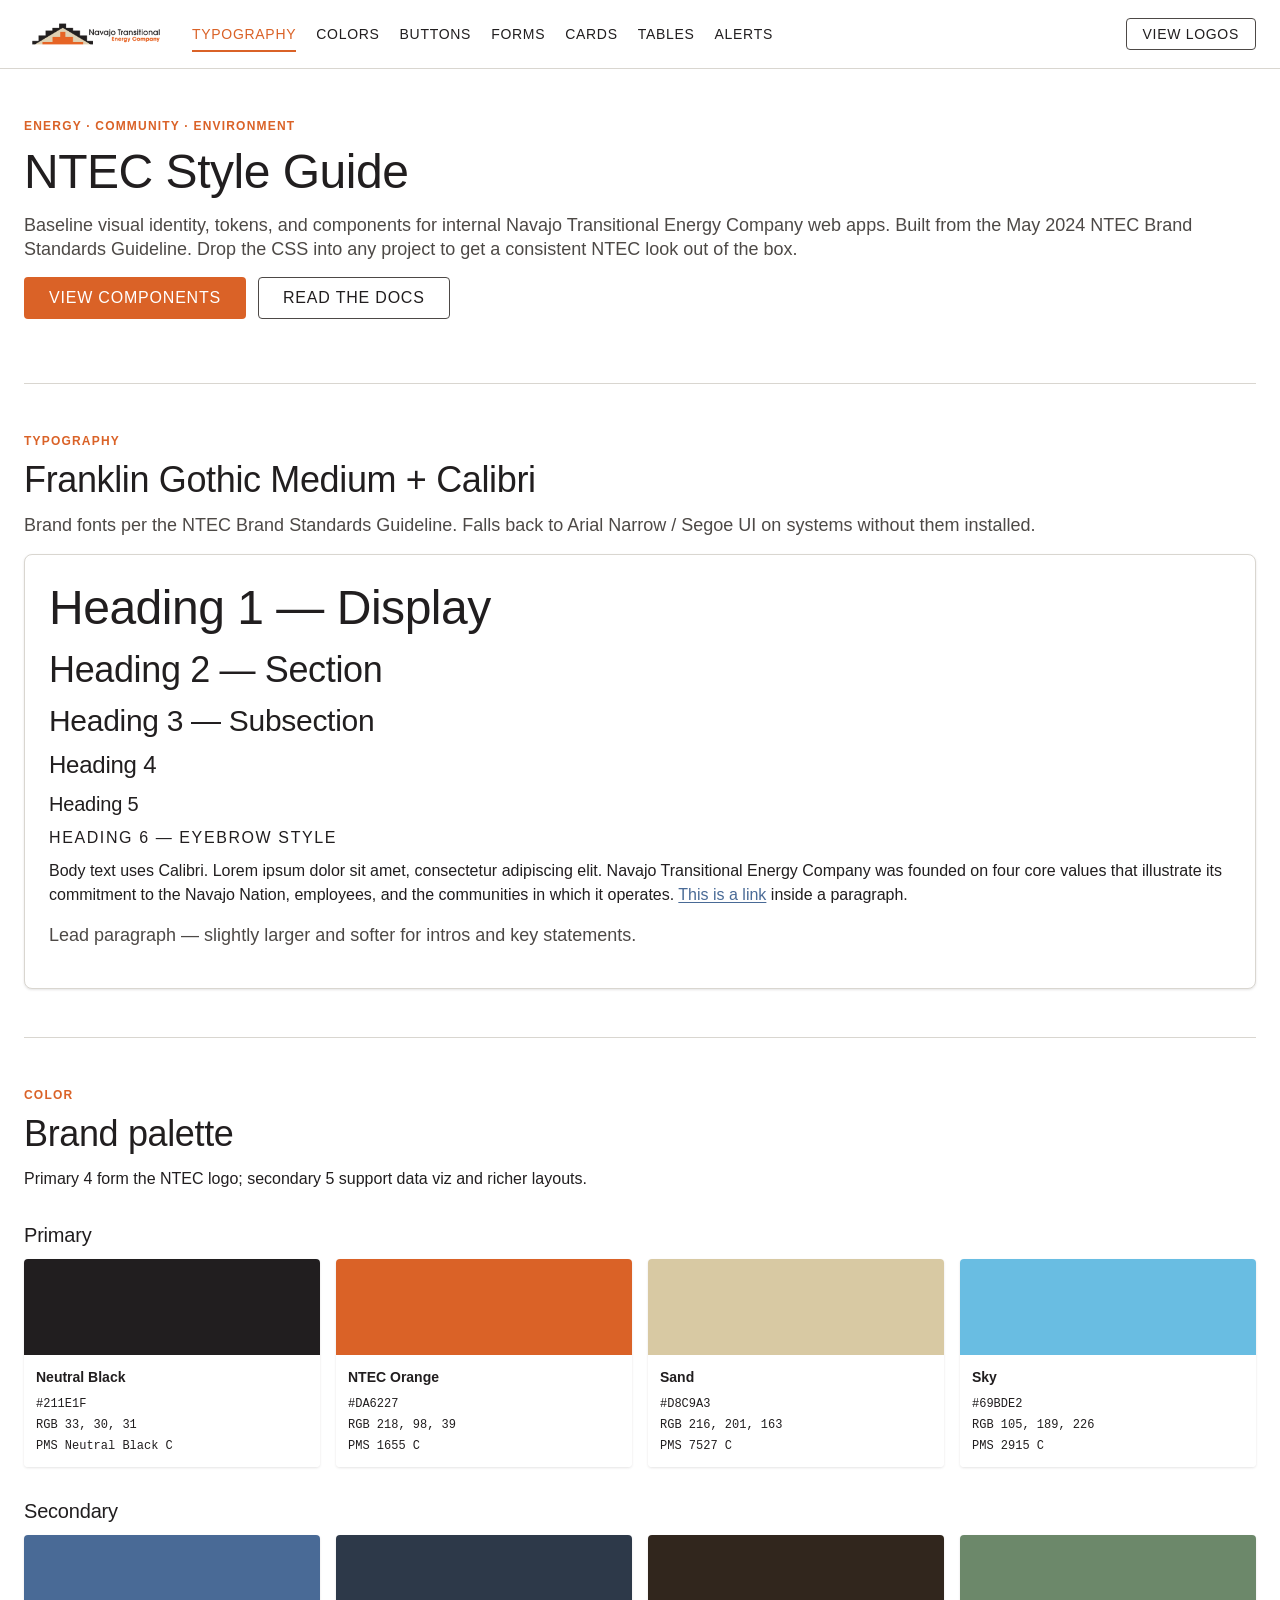
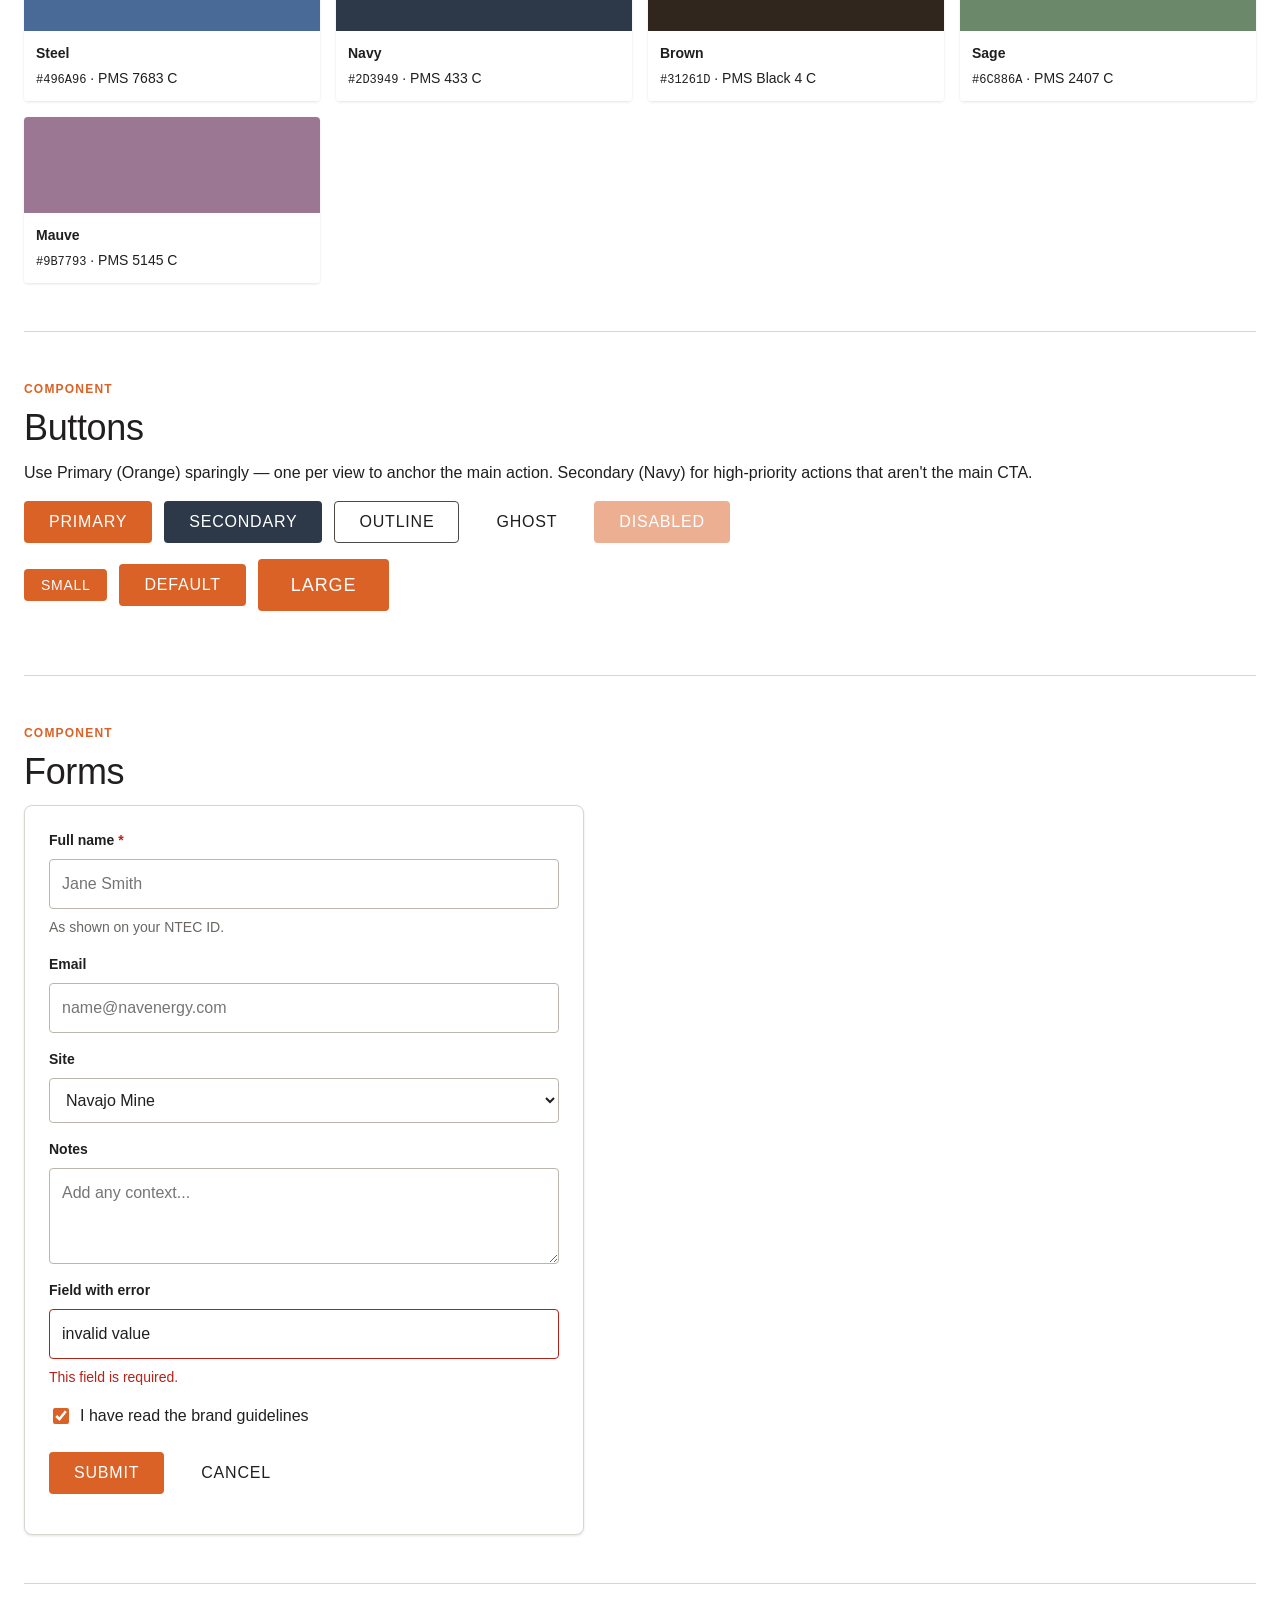
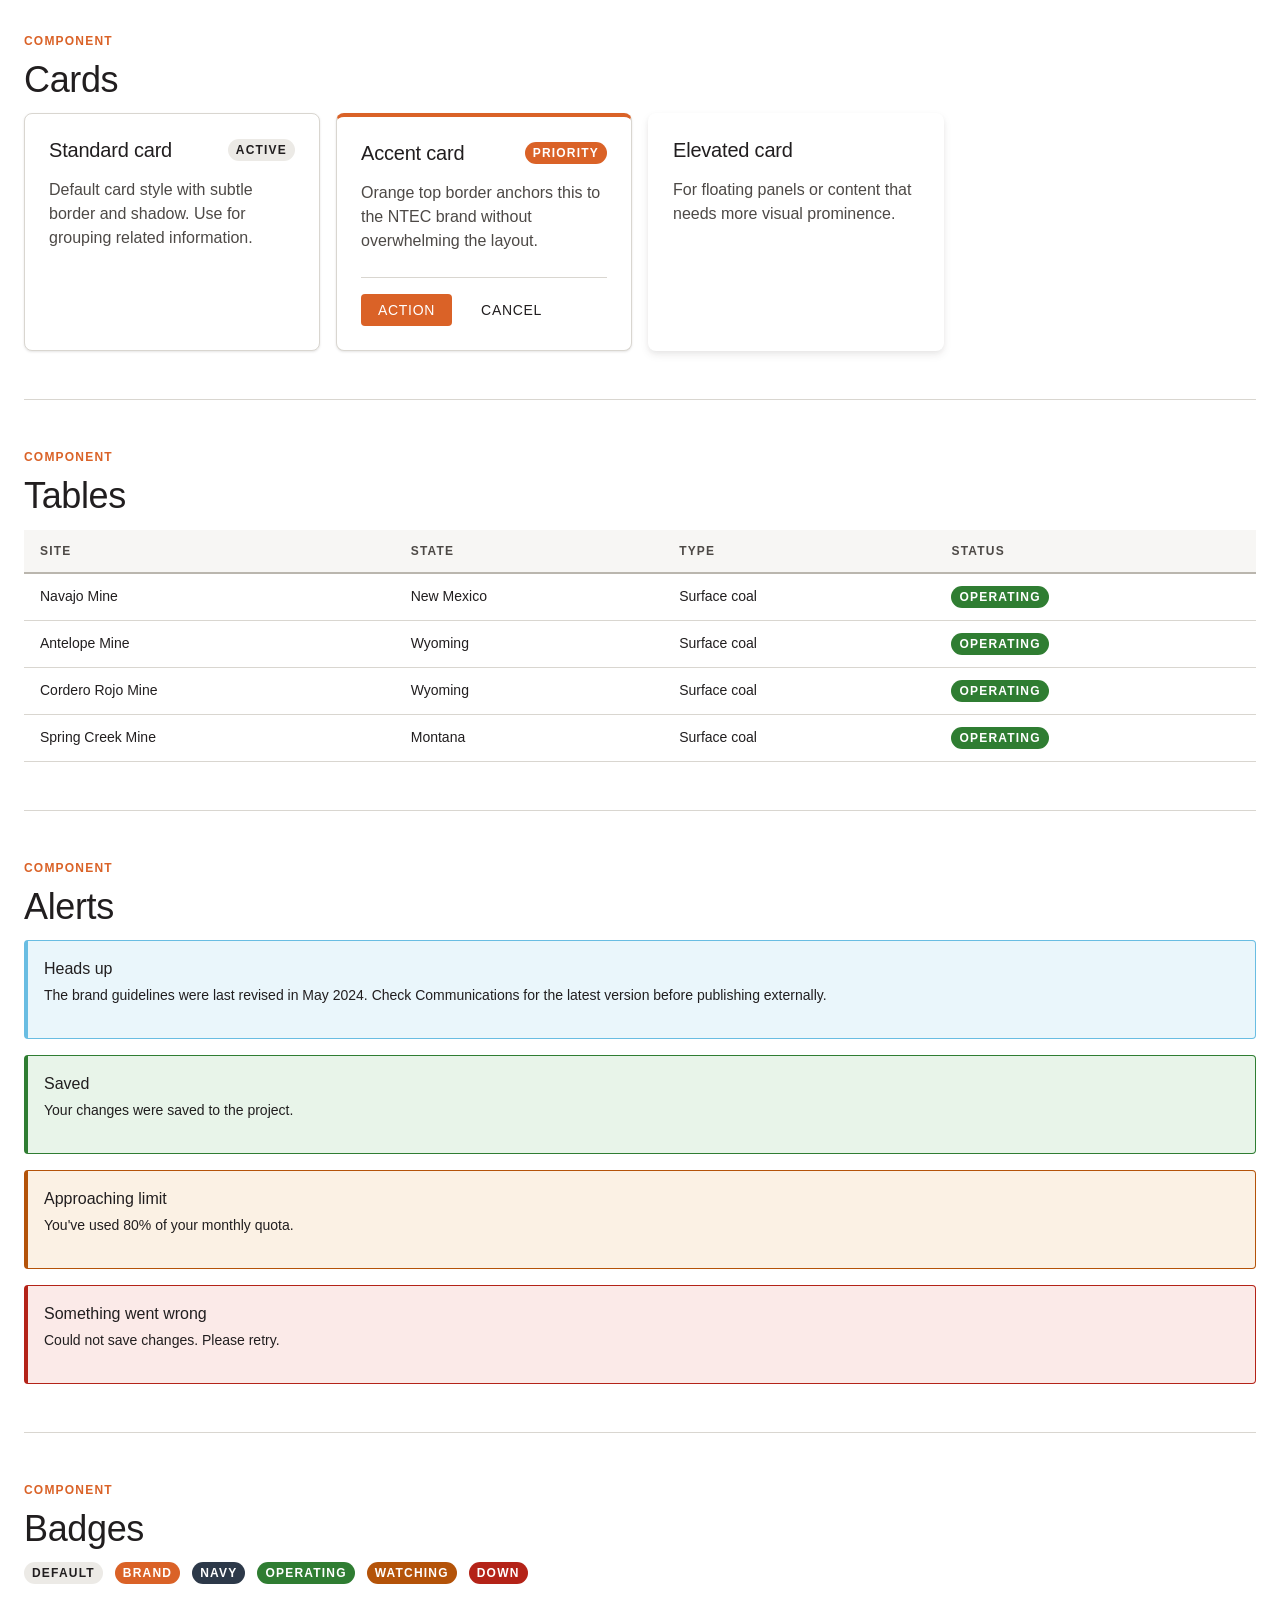
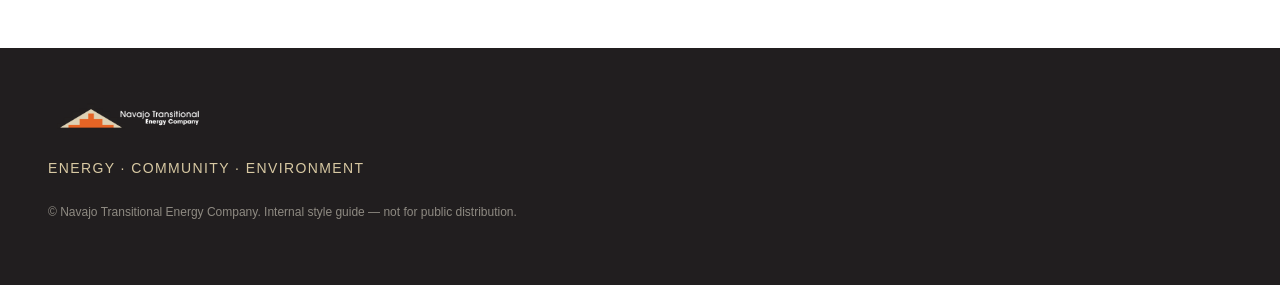
<file: design-system/examples/index.html>
<!DOCTYPE html>
<html lang="en">
<head>
  <meta charset="UTF-8">
  <meta name="viewport" content="width=device-width, initial-scale=1.0">
  <title>NTEC Style Guide — Plain CSS Examples</title>
  <link rel="stylesheet" href="../css/ntec-tokens.css">
  <link rel="stylesheet" href="../css/ntec-components.css">
  <style>
    /* Page-specific demo styles only. Production apps should NOT use these. */
    .demo-section { padding: var(--ntec-space-12) 0; border-bottom: 1px solid var(--ntec-border-subtle); }
    .demo-section:last-child { border-bottom: none; }
    .demo-row { display: flex; flex-wrap: wrap; gap: var(--ntec-space-3); align-items: center; margin-bottom: var(--ntec-space-4); }
    .demo-grid { display: grid; grid-template-columns: repeat(auto-fill, minmax(240px, 1fr)); gap: var(--ntec-space-4); }
    .swatch { border-radius: var(--ntec-radius-md); overflow: hidden; box-shadow: var(--ntec-shadow-sm); }
    .swatch__chip { height: 96px; }
    .swatch__meta { padding: var(--ntec-space-3); background: var(--ntec-bg-base); font-size: var(--ntec-text-sm); }
    .swatch__meta strong { display: block; font-family: var(--ntec-font-display); margin-bottom: var(--ntec-space-1); }
    .swatch__meta code { font-size: var(--ntec-text-xs); background: transparent; padding: 0; }
  </style>
</head>
<body>

  <!-- ============================================================ NAV -->
  <nav class="ntec-navbar">
    <div class="ntec-navbar__brand">
      <img src="../assets/logos/horizontal/png/23-NEH-08761 - NTEC Logo-Suite_Horizontal-4C.png"
           alt="Navajo Transitional Energy Company">
    </div>
    <ul class="ntec-navbar__links">
      <li><a href="#typography" aria-current="page">Typography</a></li>
      <li><a href="#colors">Colors</a></li>
      <li><a href="#buttons">Buttons</a></li>
      <li><a href="#forms">Forms</a></li>
      <li><a href="#cards">Cards</a></li>
      <li><a href="#tables">Tables</a></li>
      <li><a href="#alerts">Alerts</a></li>
    </ul>
    <span class="ntec-navbar__spacer"></span>
    <a href="logos.html" class="ntec-btn ntec-btn--outline ntec-btn--sm">View logos</a>
  </nav>

  <main class="ntec-container">

    <!-- ============================================================ HERO -->
    <section class="demo-section">
      <div class="ntec-eyebrow">Energy · Community · Environment</div>
      <h1>NTEC Style Guide</h1>
      <p class="ntec-lead">
        Baseline visual identity, tokens, and components for internal Navajo
        Transitional Energy Company web apps. Built from the May 2024 NTEC
        Brand Standards Guideline. Drop the CSS into any project to get a
        consistent NTEC look out of the box.
      </p>
      <div class="demo-row">
        <a href="#components" class="ntec-btn ntec-btn--primary">View components</a>
        <a href="../README.md" class="ntec-btn ntec-btn--outline">Read the docs</a>
      </div>
    </section>

    <!-- ============================================================ TYPOGRAPHY -->
    <section id="typography" class="demo-section">
      <div class="ntec-eyebrow">Typography</div>
      <h2>Franklin Gothic Medium + Calibri</h2>
      <p class="ntec-lead">
        Brand fonts per the NTEC Brand Standards Guideline. Falls back to
        Arial Narrow / Segoe UI on systems without them installed.
      </p>

      <div class="ntec-card">
        <h1>Heading 1 — Display</h1>
        <h2>Heading 2 — Section</h2>
        <h3>Heading 3 — Subsection</h3>
        <h4>Heading 4</h4>
        <h5>Heading 5</h5>
        <h6>Heading 6 — Eyebrow style</h6>
        <p>
          Body text uses Calibri. Lorem ipsum dolor sit amet, consectetur adipiscing
          elit. Navajo Transitional Energy Company was founded on four core values that
          illustrate its commitment to the Navajo Nation, employees, and the communities
          in which it operates. <a href="#">This is a link</a> inside a paragraph.
        </p>
        <p class="ntec-lead">
          Lead paragraph — slightly larger and softer for intros and key statements.
        </p>
      </div>
    </section>

    <!-- ============================================================ COLORS -->
    <section id="colors" class="demo-section">
      <div class="ntec-eyebrow">Color</div>
      <h2>Brand palette</h2>
      <p>Primary 4 form the NTEC logo; secondary 5 support data viz and richer layouts.</p>

      <h3 class="ntec-h5" style="margin-top: var(--ntec-space-8)">Primary</h3>
      <div class="demo-grid">
        <div class="swatch">
          <div class="swatch__chip" style="background: #211E1F"></div>
          <div class="swatch__meta">
            <strong>Neutral Black</strong>
            <code>#211E1F</code><br>
            <code>RGB 33, 30, 31</code><br>
            <code>PMS Neutral Black C</code>
          </div>
        </div>
        <div class="swatch">
          <div class="swatch__chip" style="background: #DA6227"></div>
          <div class="swatch__meta">
            <strong>NTEC Orange</strong>
            <code>#DA6227</code><br>
            <code>RGB 218, 98, 39</code><br>
            <code>PMS 1655 C</code>
          </div>
        </div>
        <div class="swatch">
          <div class="swatch__chip" style="background: #D8C9A3"></div>
          <div class="swatch__meta">
            <strong>Sand</strong>
            <code>#D8C9A3</code><br>
            <code>RGB 216, 201, 163</code><br>
            <code>PMS 7527 C</code>
          </div>
        </div>
        <div class="swatch">
          <div class="swatch__chip" style="background: #69BDE2"></div>
          <div class="swatch__meta">
            <strong>Sky</strong>
            <code>#69BDE2</code><br>
            <code>RGB 105, 189, 226</code><br>
            <code>PMS 2915 C</code>
          </div>
        </div>
      </div>

      <h3 class="ntec-h5" style="margin-top: var(--ntec-space-8)">Secondary</h3>
      <div class="demo-grid">
        <div class="swatch">
          <div class="swatch__chip" style="background: #496A96"></div>
          <div class="swatch__meta"><strong>Steel</strong><code>#496A96</code> · PMS 7683 C</div>
        </div>
        <div class="swatch">
          <div class="swatch__chip" style="background: #2D3949"></div>
          <div class="swatch__meta"><strong>Navy</strong><code>#2D3949</code> · PMS 433 C</div>
        </div>
        <div class="swatch">
          <div class="swatch__chip" style="background: #31261D"></div>
          <div class="swatch__meta"><strong>Brown</strong><code>#31261D</code> · PMS Black 4 C</div>
        </div>
        <div class="swatch">
          <div class="swatch__chip" style="background: #6C886A"></div>
          <div class="swatch__meta"><strong>Sage</strong><code>#6C886A</code> · PMS 2407 C</div>
        </div>
        <div class="swatch">
          <div class="swatch__chip" style="background: #9B7793"></div>
          <div class="swatch__meta"><strong>Mauve</strong><code>#9B7793</code> · PMS 5145 C</div>
        </div>
      </div>
    </section>

    <!-- ============================================================ BUTTONS -->
    <section id="buttons" class="demo-section">
      <div class="ntec-eyebrow">Component</div>
      <h2>Buttons</h2>
      <p>Use Primary (Orange) sparingly — one per view to anchor the main action. Secondary (Navy) for high-priority actions that aren't the main CTA.</p>

      <div class="demo-row">
        <button class="ntec-btn ntec-btn--primary">Primary</button>
        <button class="ntec-btn ntec-btn--secondary">Secondary</button>
        <button class="ntec-btn ntec-btn--outline">Outline</button>
        <button class="ntec-btn ntec-btn--ghost">Ghost</button>
        <button class="ntec-btn ntec-btn--primary" disabled>Disabled</button>
      </div>
      <div class="demo-row">
        <button class="ntec-btn ntec-btn--primary ntec-btn--sm">Small</button>
        <button class="ntec-btn ntec-btn--primary">Default</button>
        <button class="ntec-btn ntec-btn--primary ntec-btn--lg">Large</button>
      </div>
    </section>

    <!-- ============================================================ FORMS -->
    <section id="forms" class="demo-section">
      <div class="ntec-eyebrow">Component</div>
      <h2>Forms</h2>

      <div class="ntec-card" style="max-width: 560px">
        <form onsubmit="event.preventDefault(); alert('Demo only.');">
          <div class="ntec-field">
            <label class="ntec-label ntec-label--required" for="full-name">Full name</label>
            <input class="ntec-input" id="full-name" type="text" placeholder="Jane Smith" required>
            <span class="ntec-help">As shown on your NTEC ID.</span>
          </div>

          <div class="ntec-field">
            <label class="ntec-label" for="email">Email</label>
            <input class="ntec-input" id="email" type="email" placeholder="name@navenergy.com">
          </div>

          <div class="ntec-field">
            <label class="ntec-label" for="site">Site</label>
            <select class="ntec-select" id="site">
              <option>Navajo Mine</option>
              <option>Antelope Mine</option>
              <option>Cordero Rojo Mine</option>
              <option>Spring Creek Mine</option>
            </select>
          </div>

          <div class="ntec-field">
            <label class="ntec-label" for="notes">Notes</label>
            <textarea class="ntec-textarea" id="notes" placeholder="Add any context..."></textarea>
          </div>

          <div class="ntec-field">
            <label class="ntec-label" for="bad">Field with error</label>
            <input class="ntec-input ntec-input--error" id="bad" type="text" value="invalid value" aria-invalid="true">
            <span class="ntec-error">This field is required.</span>
          </div>

          <div class="ntec-field">
            <label class="ntec-checkbox">
              <input type="checkbox" checked>
              <span>I have read the brand guidelines</span>
            </label>
          </div>

          <div class="demo-row" style="margin-top: var(--ntec-space-6)">
            <button class="ntec-btn ntec-btn--primary" type="submit">Submit</button>
            <button class="ntec-btn ntec-btn--ghost" type="button">Cancel</button>
          </div>
        </form>
      </div>
    </section>

    <!-- ============================================================ CARDS -->
    <section id="cards" class="demo-section">
      <div class="ntec-eyebrow">Component</div>
      <h2>Cards</h2>

      <div class="demo-grid">
        <div class="ntec-card">
          <div class="ntec-card__header">
            <h3 class="ntec-card__title">Standard card</h3>
            <span class="ntec-badge">Active</span>
          </div>
          <div class="ntec-card__body">
            <p>Default card style with subtle border and shadow. Use for grouping related information.</p>
          </div>
        </div>

        <div class="ntec-card ntec-card--accent">
          <div class="ntec-card__header">
            <h3 class="ntec-card__title">Accent card</h3>
            <span class="ntec-badge ntec-badge--orange">Priority</span>
          </div>
          <div class="ntec-card__body">
            <p>Orange top border anchors this to the NTEC brand without overwhelming the layout.</p>
          </div>
          <div class="ntec-card__footer">
            <button class="ntec-btn ntec-btn--primary ntec-btn--sm">Action</button>
            <button class="ntec-btn ntec-btn--ghost ntec-btn--sm">Cancel</button>
          </div>
        </div>

        <div class="ntec-card ntec-card--elevated">
          <div class="ntec-card__header">
            <h3 class="ntec-card__title">Elevated card</h3>
          </div>
          <div class="ntec-card__body">
            <p>For floating panels or content that needs more visual prominence.</p>
          </div>
        </div>
      </div>
    </section>

    <!-- ============================================================ TABLES -->
    <section id="tables" class="demo-section">
      <div class="ntec-eyebrow">Component</div>
      <h2>Tables</h2>

      <table class="ntec-table">
        <thead>
          <tr>
            <th>Site</th>
            <th>State</th>
            <th>Type</th>
            <th>Status</th>
          </tr>
        </thead>
        <tbody>
          <tr>
            <td>Navajo Mine</td>
            <td>New Mexico</td>
            <td>Surface coal</td>
            <td><span class="ntec-badge ntec-badge--success">Operating</span></td>
          </tr>
          <tr>
            <td>Antelope Mine</td>
            <td>Wyoming</td>
            <td>Surface coal</td>
            <td><span class="ntec-badge ntec-badge--success">Operating</span></td>
          </tr>
          <tr>
            <td>Cordero Rojo Mine</td>
            <td>Wyoming</td>
            <td>Surface coal</td>
            <td><span class="ntec-badge ntec-badge--success">Operating</span></td>
          </tr>
          <tr>
            <td>Spring Creek Mine</td>
            <td>Montana</td>
            <td>Surface coal</td>
            <td><span class="ntec-badge ntec-badge--success">Operating</span></td>
          </tr>
        </tbody>
      </table>
    </section>

    <!-- ============================================================ ALERTS -->
    <section id="alerts" class="demo-section">
      <div class="ntec-eyebrow">Component</div>
      <h2>Alerts</h2>

      <div class="ntec-stack">
        <div class="ntec-alert ntec-alert--info">
          <div>
            <p class="ntec-alert__title">Heads up</p>
            <p class="ntec-alert__body">The brand guidelines were last revised in May 2024. Check Communications for the latest version before publishing externally.</p>
          </div>
        </div>
        <div class="ntec-alert ntec-alert--success">
          <div>
            <p class="ntec-alert__title">Saved</p>
            <p class="ntec-alert__body">Your changes were saved to the project.</p>
          </div>
        </div>
        <div class="ntec-alert ntec-alert--warning">
          <div>
            <p class="ntec-alert__title">Approaching limit</p>
            <p class="ntec-alert__body">You've used 80% of your monthly quota.</p>
          </div>
        </div>
        <div class="ntec-alert ntec-alert--danger">
          <div>
            <p class="ntec-alert__title">Something went wrong</p>
            <p class="ntec-alert__body">Could not save changes. Please retry.</p>
          </div>
        </div>
      </div>
    </section>

    <!-- ============================================================ BADGES -->
    <section class="demo-section">
      <div class="ntec-eyebrow">Component</div>
      <h2>Badges</h2>
      <div class="demo-row">
        <span class="ntec-badge">Default</span>
        <span class="ntec-badge ntec-badge--orange">Brand</span>
        <span class="ntec-badge ntec-badge--navy">Navy</span>
        <span class="ntec-badge ntec-badge--success">Operating</span>
        <span class="ntec-badge ntec-badge--warning">Watching</span>
        <span class="ntec-badge ntec-badge--danger">Down</span>
      </div>
    </section>

  </main>

  <!-- ============================================================ FOOTER -->
  <footer class="ntec-footer">
    <div class="ntec-container">
      <img src="../assets/logos/horizontal/png/23-NEH-08761 - NTEC Logo-Suite_Horizontal-4C -WhiteText.png"
           alt="Navajo Transitional Energy Company"
           style="height: 40px; width: auto;">
      <p class="ntec-footer__tagline">Energy · Community · Environment</p>
      <p style="margin-top: var(--ntec-space-6); font-size: var(--ntec-text-xs); color: var(--ntec-color-gray-400);">
        &copy; Navajo Transitional Energy Company. Internal style guide — not for public distribution.
      </p>
    </div>
  </footer>

</body>
</html>
</file>
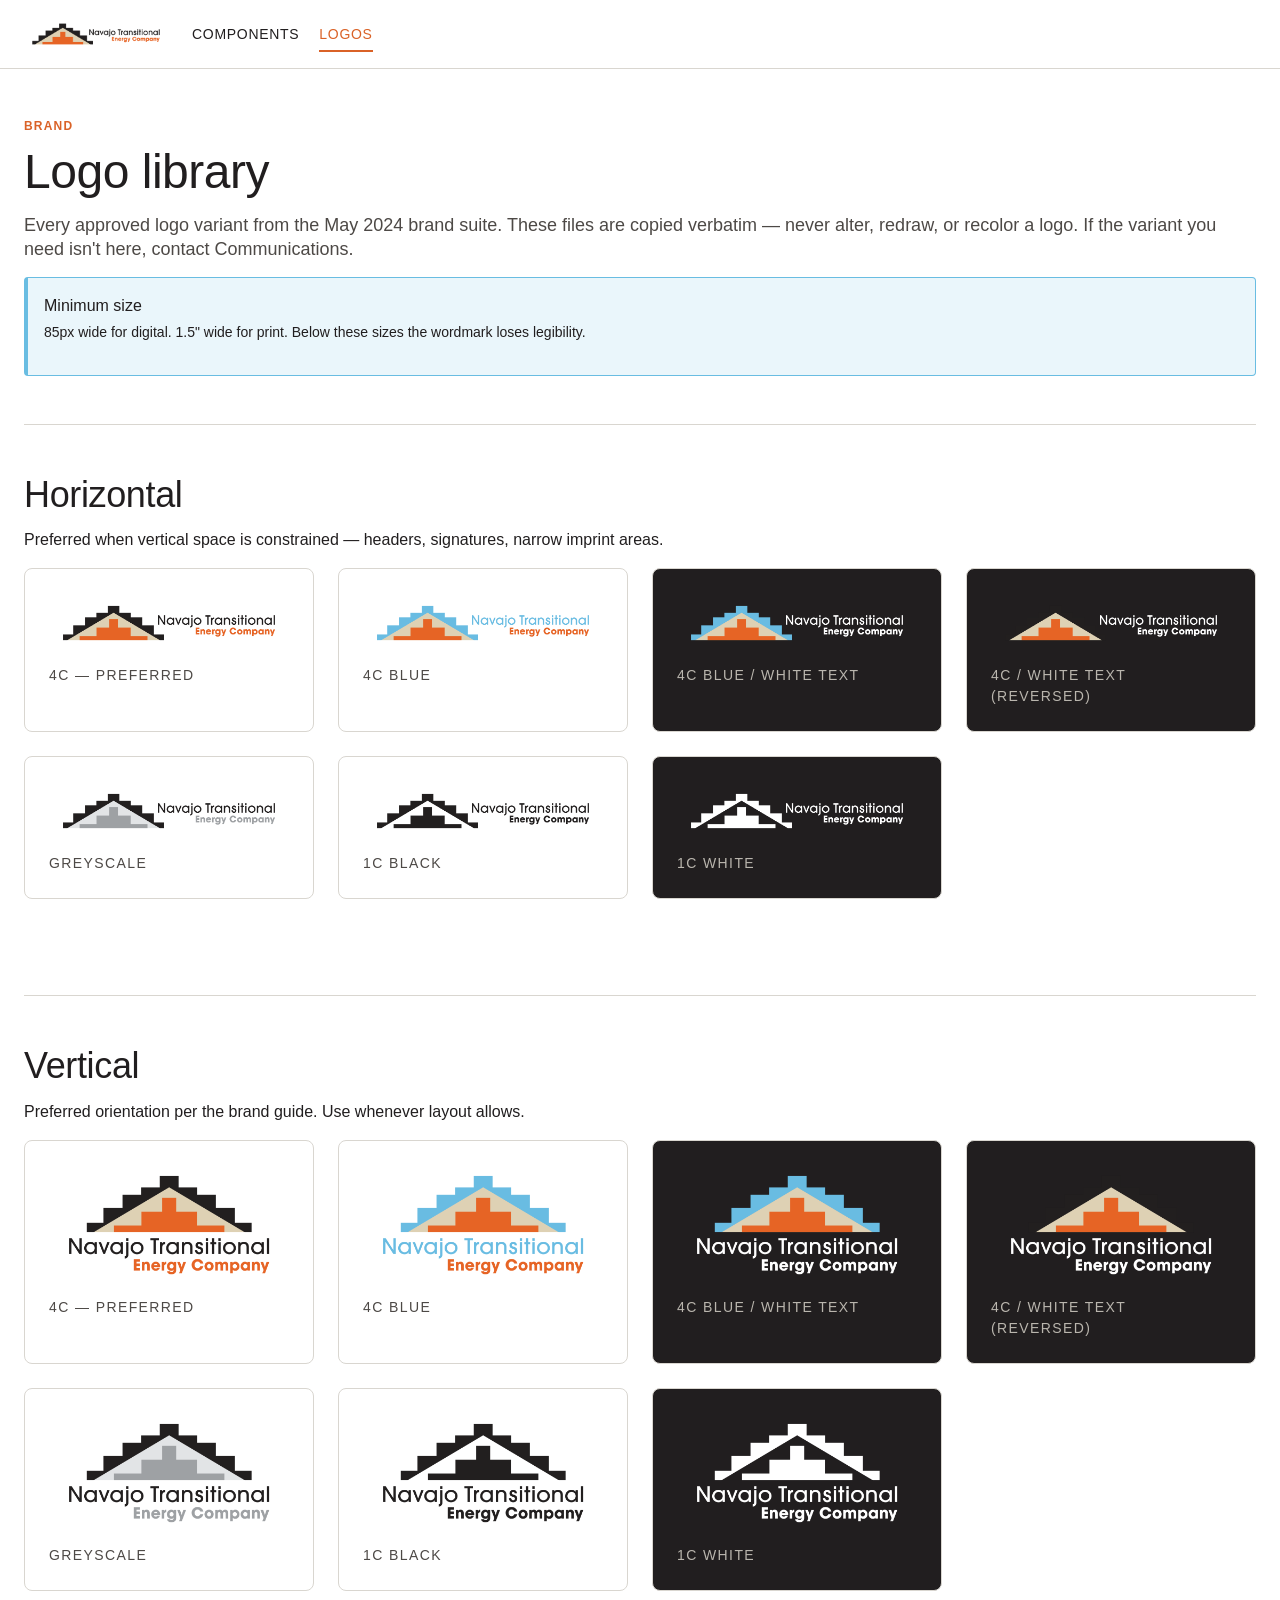
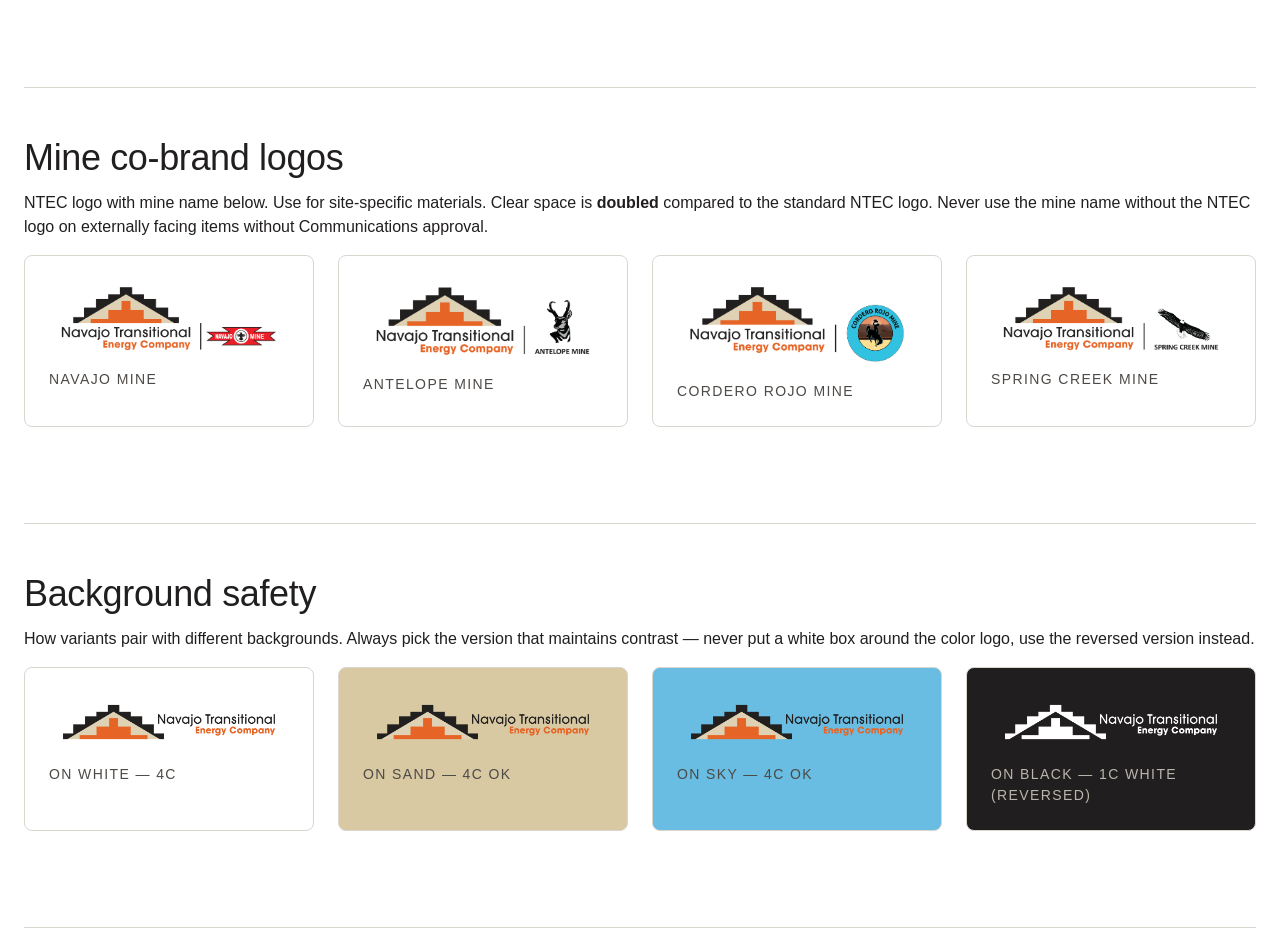
<file: design-system/examples/logos.html>
<!DOCTYPE html>
<html lang="en">
<head>
  <meta charset="UTF-8">
  <meta name="viewport" content="width=device-width, initial-scale=1.0">
  <title>NTEC Logo Library</title>
  <link rel="stylesheet" href="../css/ntec-tokens.css">
  <link rel="stylesheet" href="../css/ntec-components.css">
  <style>
    .logo-grid {
      display: grid;
      grid-template-columns: repeat(auto-fill, minmax(280px, 1fr));
      gap: var(--ntec-space-6);
      margin-bottom: var(--ntec-space-12);
    }
    .logo-tile {
      background: var(--ntec-bg-base);
      border: 1px solid var(--ntec-border-subtle);
      border-radius: var(--ntec-radius-lg);
      padding: var(--ntec-space-6);
      display: flex;
      flex-direction: column;
      gap: var(--ntec-space-3);
    }
    .logo-tile--dark { background: var(--ntec-color-black); }
    .logo-tile--sand { background: var(--ntec-color-sand); }
    .logo-tile--sky  { background: var(--ntec-color-sky); }
    .logo-tile img {
      max-width: 100%;
      height: auto;
      align-self: center;
    }
    .logo-tile__caption {
      font-family: var(--ntec-font-display);
      font-size: var(--ntec-text-sm);
      text-transform: uppercase;
      letter-spacing: var(--ntec-tracking-wider);
      color: var(--ntec-text-secondary);
    }
    .logo-tile--dark .logo-tile__caption { color: var(--ntec-color-gray-300); }
    .demo-section { padding: var(--ntec-space-12) 0; border-bottom: 1px solid var(--ntec-border-subtle); }
  </style>
</head>
<body>
  <nav class="ntec-navbar">
    <div class="ntec-navbar__brand">
      <img src="../assets/logos/horizontal/png/23-NEH-08761 - NTEC Logo-Suite_Horizontal-4C.png"
           alt="Navajo Transitional Energy Company">
    </div>
    <ul class="ntec-navbar__links">
      <li><a href="index.html">Components</a></li>
      <li><a href="logos.html" aria-current="page">Logos</a></li>
    </ul>
  </nav>

  <main class="ntec-container">

    <section class="demo-section">
      <div class="ntec-eyebrow">Brand</div>
      <h1>Logo library</h1>
      <p class="ntec-lead">
        Every approved logo variant from the May 2024 brand suite. These files are
        copied verbatim — never alter, redraw, or recolor a logo. If the variant you
        need isn't here, contact Communications.
      </p>

      <div class="ntec-alert ntec-alert--info">
        <div>
          <p class="ntec-alert__title">Minimum size</p>
          <p class="ntec-alert__body">85px wide for digital. 1.5" wide for print. Below these sizes the wordmark loses legibility.</p>
        </div>
      </div>
    </section>

    <section class="demo-section">
      <h2>Horizontal</h2>
      <p>Preferred when vertical space is constrained — headers, signatures, narrow imprint areas.</p>
      <div class="logo-grid">
        <div class="logo-tile">
          <img src="../assets/logos/horizontal/png/23-NEH-08761 - NTEC Logo-Suite_Horizontal-4C.png" alt="NTEC horizontal full color">
          <span class="logo-tile__caption">4C — Preferred</span>
        </div>
        <div class="logo-tile">
          <img src="../assets/logos/horizontal/png/23-NEH-08761 - NTEC Logo-Suite_Horizontal-4C-Blue.png" alt="NTEC horizontal blue">
          <span class="logo-tile__caption">4C Blue</span>
        </div>
        <div class="logo-tile logo-tile--dark">
          <img src="../assets/logos/horizontal/png/23-NEH-08761 - NTEC Logo-Suite_Horizontal-4C-Blue-WhiteText.png" alt="NTEC horizontal blue, white text">
          <span class="logo-tile__caption">4C Blue / White text</span>
        </div>
        <div class="logo-tile logo-tile--dark">
          <img src="../assets/logos/horizontal/png/23-NEH-08761 - NTEC Logo-Suite_Horizontal-4C -WhiteText.png" alt="NTEC horizontal 4C white text reversed">
          <span class="logo-tile__caption">4C / White text (reversed)</span>
        </div>
        <div class="logo-tile">
          <img src="../assets/logos/horizontal/png/23-NEH-08761 - NTEC Logo-Suite_Horizontal-Greyscale.png" alt="NTEC horizontal greyscale">
          <span class="logo-tile__caption">Greyscale</span>
        </div>
        <div class="logo-tile">
          <img src="../assets/logos/horizontal/png/23-NEH-08761 - NTEC Logo-Suite_Horizontal-1C-Black.png" alt="NTEC horizontal 1C black">
          <span class="logo-tile__caption">1C Black</span>
        </div>
        <div class="logo-tile logo-tile--dark">
          <img src="../assets/logos/horizontal/png/23-NEH-08761 - NTEC Logo-Suite_Horizontal-1C-White.png" alt="NTEC horizontal 1C white">
          <span class="logo-tile__caption">1C White</span>
        </div>
      </div>
    </section>

    <section class="demo-section">
      <h2>Vertical</h2>
      <p>Preferred orientation per the brand guide. Use whenever layout allows.</p>
      <div class="logo-grid">
        <div class="logo-tile">
          <img src="../assets/logos/vertical/png/23-NEH-08761 - NTEC Logo-Suite_Vertical-4C.png" alt="NTEC vertical full color" style="max-height: 160px">
          <span class="logo-tile__caption">4C — Preferred</span>
        </div>
        <div class="logo-tile">
          <img src="../assets/logos/vertical/png/23-NEH-08761 - NTEC Logo-Suite_Vertical-4C-Blue.png" alt="NTEC vertical blue" style="max-height: 160px">
          <span class="logo-tile__caption">4C Blue</span>
        </div>
        <div class="logo-tile logo-tile--dark">
          <img src="../assets/logos/vertical/png/23-NEH-08761 - NTEC Logo-Suite_Vertical-4C-Blue-WhiteText.png" alt="NTEC vertical blue, white text" style="max-height: 160px">
          <span class="logo-tile__caption">4C Blue / White text</span>
        </div>
        <div class="logo-tile logo-tile--dark">
          <img src="../assets/logos/vertical/png/23-NEH-08761 - NTEC Logo-Suite_Vertical-4C-WhiteText.png" alt="NTEC vertical 4C white text reversed" style="max-height: 160px">
          <span class="logo-tile__caption">4C / White text (reversed)</span>
        </div>
        <div class="logo-tile">
          <img src="../assets/logos/vertical/png/23-NEH-08761 - NTEC Logo-Suite_Vertical-Greyscale.png" alt="NTEC vertical greyscale" style="max-height: 160px">
          <span class="logo-tile__caption">Greyscale</span>
        </div>
        <div class="logo-tile">
          <img src="../assets/logos/vertical/png/23-NEH-08761 - NTEC Logo-Suite_Vertical-1C-Black.png" alt="NTEC vertical 1C black" style="max-height: 160px">
          <span class="logo-tile__caption">1C Black</span>
        </div>
        <div class="logo-tile logo-tile--dark">
          <img src="../assets/logos/vertical/png/23-NEH-08761 - NTEC Logo-Suite_Vertical-1C-White.png" alt="NTEC vertical 1C white" style="max-height: 160px">
          <span class="logo-tile__caption">1C White</span>
        </div>
      </div>
    </section>

    <section class="demo-section">
      <h2>Mine co-brand logos</h2>
      <p>
        NTEC logo with mine name below. Use for site-specific materials. Clear space is
        <strong>doubled</strong> compared to the standard NTEC logo. Never use the mine
        name without the NTEC logo on externally facing items without Communications approval.
      </p>
      <div class="logo-grid">
        <div class="logo-tile">
          <img src="../assets/logos/mines/png/23-NEH-08761 - NTEC Logo-Suite-2017_Colors_Vertical-4C-Navajo Mine.png" alt="NTEC Navajo Mine" style="max-height: 200px">
          <span class="logo-tile__caption">Navajo Mine</span>
        </div>
        <div class="logo-tile">
          <img src="../assets/logos/mines/png/23-NEH-08761 - NTEC Logo-Suite-2017_Colors_Vertical-4C-Antelope Mine.png" alt="NTEC Antelope Mine" style="max-height: 200px">
          <span class="logo-tile__caption">Antelope Mine</span>
        </div>
        <div class="logo-tile">
          <img src="../assets/logos/mines/png/23-NEH-08761 - NTEC Logo-Suite-2017_Colors_Vertical-4C-Cordero Rojo Mine.png" alt="NTEC Cordero Rojo Mine" style="max-height: 200px">
          <span class="logo-tile__caption">Cordero Rojo Mine</span>
        </div>
        <div class="logo-tile">
          <img src="../assets/logos/mines/png/23-NEH-08761 - NTEC Logo-Suite-2017_Colors_Vertical-4C-Spring Creek Mine.png" alt="NTEC Spring Creek Mine" style="max-height: 200px">
          <span class="logo-tile__caption">Spring Creek Mine</span>
        </div>
      </div>
    </section>

    <section class="demo-section">
      <h2>Background safety</h2>
      <p>How variants pair with different backgrounds. Always pick the version that maintains contrast — never put a white box around the color logo, use the reversed version instead.</p>
      <div class="logo-grid">
        <div class="logo-tile">
          <img src="../assets/logos/horizontal/png/23-NEH-08761 - NTEC Logo-Suite_Horizontal-4C.png" alt="" style="max-height: 80px">
          <span class="logo-tile__caption">On white — 4C</span>
        </div>
        <div class="logo-tile logo-tile--sand">
          <img src="../assets/logos/horizontal/png/23-NEH-08761 - NTEC Logo-Suite_Horizontal-4C.png" alt="" style="max-height: 80px">
          <span class="logo-tile__caption">On sand — 4C OK</span>
        </div>
        <div class="logo-tile logo-tile--sky">
          <img src="../assets/logos/horizontal/png/23-NEH-08761 - NTEC Logo-Suite_Horizontal-4C.png" alt="" style="max-height: 80px">
          <span class="logo-tile__caption">On sky — 4C OK</span>
        </div>
        <div class="logo-tile logo-tile--dark">
          <img src="../assets/logos/horizontal/png/23-NEH-08761 - NTEC Logo-Suite_Horizontal-1C-White.png" alt="" style="max-height: 80px">
          <span class="logo-tile__caption">On black — 1C white (reversed)</span>
        </div>
      </div>
    </section>

  </main>
</body>
</html>
</file>
<file: vendor/leaflet/leaflet.css>
/* required styles */

.leaflet-pane,
.leaflet-tile,
.leaflet-marker-icon,
.leaflet-marker-shadow,
.leaflet-tile-container,
.leaflet-pane > svg,
.leaflet-pane > canvas,
.leaflet-zoom-box,
.leaflet-image-layer,
.leaflet-layer {
	position: absolute;
	left: 0;
	top: 0;
	}
.leaflet-container {
	overflow: hidden;
	}
.leaflet-tile,
.leaflet-marker-icon,
.leaflet-marker-shadow {
	-webkit-user-select: none;
	   -moz-user-select: none;
	        user-select: none;
	  -webkit-user-drag: none;
	}
/* Prevents IE11 from highlighting tiles in blue */
.leaflet-tile::selection {
	background: transparent;
}
/* Safari renders non-retina tile on retina better with this, but Chrome is worse */
.leaflet-safari .leaflet-tile {
	image-rendering: -webkit-optimize-contrast;
	}
/* hack that prevents hw layers "stretching" when loading new tiles */
.leaflet-safari .leaflet-tile-container {
	width: 1600px;
	height: 1600px;
	-webkit-transform-origin: 0 0;
	}
.leaflet-marker-icon,
.leaflet-marker-shadow {
	display: block;
	}
/* .leaflet-container svg: reset svg max-width decleration shipped in Joomla! (joomla.org) 3.x */
/* .leaflet-container img: map is broken in FF if you have max-width: 100% on tiles */
.leaflet-container .leaflet-overlay-pane svg {
	max-width: none !important;
	max-height: none !important;
	}
.leaflet-container .leaflet-marker-pane img,
.leaflet-container .leaflet-shadow-pane img,
.leaflet-container .leaflet-tile-pane img,
.leaflet-container img.leaflet-image-layer,
.leaflet-container .leaflet-tile {
	max-width: none !important;
	max-height: none !important;
	width: auto;
	padding: 0;
	}

.leaflet-container img.leaflet-tile {
	/* See: https://bugs.chromium.org/p/chromium/issues/detail?id=600120 */
	mix-blend-mode: plus-lighter;
}

.leaflet-container.leaflet-touch-zoom {
	-ms-touch-action: pan-x pan-y;
	touch-action: pan-x pan-y;
	}
.leaflet-container.leaflet-touch-drag {
	-ms-touch-action: pinch-zoom;
	/* Fallback for FF which doesn't support pinch-zoom */
	touch-action: none;
	touch-action: pinch-zoom;
}
.leaflet-container.leaflet-touch-drag.leaflet-touch-zoom {
	-ms-touch-action: none;
	touch-action: none;
}
.leaflet-container {
	-webkit-tap-highlight-color: transparent;
}
.leaflet-container a {
	-webkit-tap-highlight-color: rgba(51, 181, 229, 0.4);
}
.leaflet-tile {
	filter: inherit;
	visibility: hidden;
	}
.leaflet-tile-loaded {
	visibility: inherit;
	}
.leaflet-zoom-box {
	width: 0;
	height: 0;
	-moz-box-sizing: border-box;
	     box-sizing: border-box;
	z-index: 800;
	}
/* workaround for https://bugzilla.mozilla.org/show_bug.cgi?id=888319 */
.leaflet-overlay-pane svg {
	-moz-user-select: none;
	}

.leaflet-pane         { z-index: 400; }

.leaflet-tile-pane    { z-index: 200; }
.leaflet-overlay-pane { z-index: 400; }
.leaflet-shadow-pane  { z-index: 500; }
.leaflet-marker-pane  { z-index: 600; }
.leaflet-tooltip-pane   { z-index: 650; }
.leaflet-popup-pane   { z-index: 700; }

.leaflet-map-pane canvas { z-index: 100; }
.leaflet-map-pane svg    { z-index: 200; }

.leaflet-vml-shape {
	width: 1px;
	height: 1px;
	}
.lvml {
	behavior: url(#default#VML);
	display: inline-block;
	position: absolute;
	}


/* control positioning */

.leaflet-control {
	position: relative;
	z-index: 800;
	pointer-events: visiblePainted; /* IE 9-10 doesn't have auto */
	pointer-events: auto;
	}
.leaflet-top,
.leaflet-bottom {
	position: absolute;
	z-index: 1000;
	pointer-events: none;
	}
.leaflet-top {
	top: 0;
	}
.leaflet-right {
	right: 0;
	}
.leaflet-bottom {
	bottom: 0;
	}
.leaflet-left {
	left: 0;
	}
.leaflet-control {
	float: left;
	clear: both;
	}
.leaflet-right .leaflet-control {
	float: right;
	}
.leaflet-top .leaflet-control {
	margin-top: 10px;
	}
.leaflet-bottom .leaflet-control {
	margin-bottom: 10px;
	}
.leaflet-left .leaflet-control {
	margin-left: 10px;
	}
.leaflet-right .leaflet-control {
	margin-right: 10px;
	}


/* zoom and fade animations */

.leaflet-fade-anim .leaflet-popup {
	opacity: 0;
	-webkit-transition: opacity 0.2s linear;
	   -moz-transition: opacity 0.2s linear;
	        transition: opacity 0.2s linear;
	}
.leaflet-fade-anim .leaflet-map-pane .leaflet-popup {
	opacity: 1;
	}
.leaflet-zoom-animated {
	-webkit-transform-origin: 0 0;
	    -ms-transform-origin: 0 0;
	        transform-origin: 0 0;
	}
svg.leaflet-zoom-animated {
	will-change: transform;
}

.leaflet-zoom-anim .leaflet-zoom-animated {
	-webkit-transition: -webkit-transform 0.25s cubic-bezier(0,0,0.25,1);
	   -moz-transition:    -moz-transform 0.25s cubic-bezier(0,0,0.25,1);
	        transition:         transform 0.25s cubic-bezier(0,0,0.25,1);
	}
.leaflet-zoom-anim .leaflet-tile,
.leaflet-pan-anim .leaflet-tile {
	-webkit-transition: none;
	   -moz-transition: none;
	        transition: none;
	}

.leaflet-zoom-anim .leaflet-zoom-hide {
	visibility: hidden;
	}


/* cursors */

.leaflet-interactive {
	cursor: pointer;
	}
.leaflet-grab {
	cursor: -webkit-grab;
	cursor:    -moz-grab;
	cursor:         grab;
	}
.leaflet-crosshair,
.leaflet-crosshair .leaflet-interactive {
	cursor: crosshair;
	}
.leaflet-popup-pane,
.leaflet-control {
	cursor: auto;
	}
.leaflet-dragging .leaflet-grab,
.leaflet-dragging .leaflet-grab .leaflet-interactive,
.leaflet-dragging .leaflet-marker-draggable {
	cursor: move;
	cursor: -webkit-grabbing;
	cursor:    -moz-grabbing;
	cursor:         grabbing;
	}

/* marker & overlays interactivity */
.leaflet-marker-icon,
.leaflet-marker-shadow,
.leaflet-image-layer,
.leaflet-pane > svg path,
.leaflet-tile-container {
	pointer-events: none;
	}

.leaflet-marker-icon.leaflet-interactive,
.leaflet-image-layer.leaflet-interactive,
.leaflet-pane > svg path.leaflet-interactive,
svg.leaflet-image-layer.leaflet-interactive path {
	pointer-events: visiblePainted; /* IE 9-10 doesn't have auto */
	pointer-events: auto;
	}

/* visual tweaks */

.leaflet-container {
	background: #ddd;
	outline-offset: 1px;
	}
.leaflet-container a {
	color: #0078A8;
	}
.leaflet-zoom-box {
	border: 2px dotted #38f;
	background: rgba(255,255,255,0.5);
	}


/* general typography */
.leaflet-container {
	font-family: "Helvetica Neue", Arial, Helvetica, sans-serif;
	font-size: 12px;
	font-size: 0.75rem;
	line-height: 1.5;
	}


/* general toolbar styles */

.leaflet-bar {
	box-shadow: 0 1px 5px rgba(0,0,0,0.65);
	border-radius: 4px;
	}
.leaflet-bar a {
	background-color: #fff;
	border-bottom: 1px solid #ccc;
	width: 26px;
	height: 26px;
	line-height: 26px;
	display: block;
	text-align: center;
	text-decoration: none;
	color: black;
	}
.leaflet-bar a,
.leaflet-control-layers-toggle {
	background-position: 50% 50%;
	background-repeat: no-repeat;
	display: block;
	}
.leaflet-bar a:hover,
.leaflet-bar a:focus {
	background-color: #f4f4f4;
	}
.leaflet-bar a:first-child {
	border-top-left-radius: 4px;
	border-top-right-radius: 4px;
	}
.leaflet-bar a:last-child {
	border-bottom-left-radius: 4px;
	border-bottom-right-radius: 4px;
	border-bottom: none;
	}
.leaflet-bar a.leaflet-disabled {
	cursor: default;
	background-color: #f4f4f4;
	color: #bbb;
	}

.leaflet-touch .leaflet-bar a {
	width: 30px;
	height: 30px;
	line-height: 30px;
	}
.leaflet-touch .leaflet-bar a:first-child {
	border-top-left-radius: 2px;
	border-top-right-radius: 2px;
	}
.leaflet-touch .leaflet-bar a:last-child {
	border-bottom-left-radius: 2px;
	border-bottom-right-radius: 2px;
	}

/* zoom control */

.leaflet-control-zoom-in,
.leaflet-control-zoom-out {
	font: bold 18px 'Lucida Console', Monaco, monospace;
	text-indent: 1px;
	}

.leaflet-touch .leaflet-control-zoom-in, .leaflet-touch .leaflet-control-zoom-out  {
	font-size: 22px;
	}


/* layers control */

.leaflet-control-layers {
	box-shadow: 0 1px 5px rgba(0,0,0,0.4);
	background: #fff;
	border-radius: 5px;
	}
.leaflet-control-layers-toggle {
	background-image: url(images/layers.png);
	width: 36px;
	height: 36px;
	}
.leaflet-retina .leaflet-control-layers-toggle {
	background-image: url(images/layers-2x.png);
	background-size: 26px 26px;
	}
.leaflet-touch .leaflet-control-layers-toggle {
	width: 44px;
	height: 44px;
	}
.leaflet-control-layers .leaflet-control-layers-list,
.leaflet-control-layers-expanded .leaflet-control-layers-toggle {
	display: none;
	}
.leaflet-control-layers-expanded .leaflet-control-layers-list {
	display: block;
	position: relative;
	}
.leaflet-control-layers-expanded {
	padding: 6px 10px 6px 6px;
	color: #333;
	background: #fff;
	}
.leaflet-control-layers-scrollbar {
	overflow-y: scroll;
	overflow-x: hidden;
	padding-right: 5px;
	}
.leaflet-control-layers-selector {
	margin-top: 2px;
	position: relative;
	top: 1px;
	}
.leaflet-control-layers label {
	display: block;
	font-size: 13px;
	font-size: 1.08333em;
	}
.leaflet-control-layers-separator {
	height: 0;
	border-top: 1px solid #ddd;
	margin: 5px -10px 5px -6px;
	}

/* Default icon URLs */
.leaflet-default-icon-path { /* used only in path-guessing heuristic, see L.Icon.Default */
	background-image: url(images/marker-icon.png);
	}


/* attribution and scale controls */

.leaflet-container .leaflet-control-attribution {
	background: #fff;
	background: rgba(255, 255, 255, 0.8);
	margin: 0;
	}
.leaflet-control-attribution,
.leaflet-control-scale-line {
	padding: 0 5px;
	color: #333;
	line-height: 1.4;
	}
.leaflet-control-attribution a {
	text-decoration: none;
	}
.leaflet-control-attribution a:hover,
.leaflet-control-attribution a:focus {
	text-decoration: underline;
	}
.leaflet-attribution-flag {
	display: inline !important;
	vertical-align: baseline !important;
	width: 1em;
	height: 0.6669em;
	}
.leaflet-left .leaflet-control-scale {
	margin-left: 5px;
	}
.leaflet-bottom .leaflet-control-scale {
	margin-bottom: 5px;
	}
.leaflet-control-scale-line {
	border: 2px solid #777;
	border-top: none;
	line-height: 1.1;
	padding: 2px 5px 1px;
	white-space: nowrap;
	-moz-box-sizing: border-box;
	     box-sizing: border-box;
	background: rgba(255, 255, 255, 0.8);
	text-shadow: 1px 1px #fff;
	}
.leaflet-control-scale-line:not(:first-child) {
	border-top: 2px solid #777;
	border-bottom: none;
	margin-top: -2px;
	}
.leaflet-control-scale-line:not(:first-child):not(:last-child) {
	border-bottom: 2px solid #777;
	}

.leaflet-touch .leaflet-control-attribution,
.leaflet-touch .leaflet-control-layers,
.leaflet-touch .leaflet-bar {
	box-shadow: none;
	}
.leaflet-touch .leaflet-control-layers,
.leaflet-touch .leaflet-bar {
	border: 2px solid rgba(0,0,0,0.2);
	background-clip: padding-box;
	}


/* popup */

.leaflet-popup {
	position: absolute;
	text-align: center;
	margin-bottom: 20px;
	}
.leaflet-popup-content-wrapper {
	padding: 1px;
	text-align: left;
	border-radius: 12px;
	}
.leaflet-popup-content {
	margin: 13px 24px 13px 20px;
	line-height: 1.3;
	font-size: 13px;
	font-size: 1.08333em;
	min-height: 1px;
	}
.leaflet-popup-content p {
	margin: 17px 0;
	margin: 1.3em 0;
	}
.leaflet-popup-tip-container {
	width: 40px;
	height: 20px;
	position: absolute;
	left: 50%;
	margin-top: -1px;
	margin-left: -20px;
	overflow: hidden;
	pointer-events: none;
	}
.leaflet-popup-tip {
	width: 17px;
	height: 17px;
	padding: 1px;

	margin: -10px auto 0;
	pointer-events: auto;

	-webkit-transform: rotate(45deg);
	   -moz-transform: rotate(45deg);
	    -ms-transform: rotate(45deg);
	        transform: rotate(45deg);
	}
.leaflet-popup-content-wrapper,
.leaflet-popup-tip {
	background: white;
	color: #333;
	box-shadow: 0 3px 14px rgba(0,0,0,0.4);
	}
.leaflet-container a.leaflet-popup-close-button {
	position: absolute;
	top: 0;
	right: 0;
	border: none;
	text-align: center;
	width: 24px;
	height: 24px;
	font: 16px/24px Tahoma, Verdana, sans-serif;
	color: #757575;
	text-decoration: none;
	background: transparent;
	}
.leaflet-container a.leaflet-popup-close-button:hover,
.leaflet-container a.leaflet-popup-close-button:focus {
	color: #585858;
	}
.leaflet-popup-scrolled {
	overflow: auto;
	}

.leaflet-oldie .leaflet-popup-content-wrapper {
	-ms-zoom: 1;
	}
.leaflet-oldie .leaflet-popup-tip {
	width: 24px;
	margin: 0 auto;

	-ms-filter: "progid:DXImageTransform.Microsoft.Matrix(M11=0.70710678, M12=0.70710678, M21=-0.70710678, M22=0.70710678)";
	filter: progid:DXImageTransform.Microsoft.Matrix(M11=0.70710678, M12=0.70710678, M21=-0.70710678, M22=0.70710678);
	}

.leaflet-oldie .leaflet-control-zoom,
.leaflet-oldie .leaflet-control-layers,
.leaflet-oldie .leaflet-popup-content-wrapper,
.leaflet-oldie .leaflet-popup-tip {
	border: 1px solid #999;
	}


/* div icon */

.leaflet-div-icon {
	background: #fff;
	border: 1px solid #666;
	}


/* Tooltip */
/* Base styles for the element that has a tooltip */
.leaflet-tooltip {
	position: absolute;
	padding: 6px;
	background-color: #fff;
	border: 1px solid #fff;
	border-radius: 3px;
	color: #222;
	white-space: nowrap;
	-webkit-user-select: none;
	-moz-user-select: none;
	-ms-user-select: none;
	user-select: none;
	pointer-events: none;
	box-shadow: 0 1px 3px rgba(0,0,0,0.4);
	}
.leaflet-tooltip.leaflet-interactive {
	cursor: pointer;
	pointer-events: auto;
	}
.leaflet-tooltip-top:before,
.leaflet-tooltip-bottom:before,
.leaflet-tooltip-left:before,
.leaflet-tooltip-right:before {
	position: absolute;
	pointer-events: none;
	border: 6px solid transparent;
	background: transparent;
	content: "";
	}

/* Directions */

.leaflet-tooltip-bottom {
	margin-top: 6px;
}
.leaflet-tooltip-top {
	margin-top: -6px;
}
.leaflet-tooltip-bottom:before,
.leaflet-tooltip-top:before {
	left: 50%;
	margin-left: -6px;
	}
.leaflet-tooltip-top:before {
	bottom: 0;
	margin-bottom: -12px;
	border-top-color: #fff;
	}
.leaflet-tooltip-bottom:before {
	top: 0;
	margin-top: -12px;
	margin-left: -6px;
	border-bottom-color: #fff;
	}
.leaflet-tooltip-left {
	margin-left: -6px;
}
.leaflet-tooltip-right {
	margin-left: 6px;
}
.leaflet-tooltip-left:before,
.leaflet-tooltip-right:before {
	top: 50%;
	margin-top: -6px;
	}
.leaflet-tooltip-left:before {
	right: 0;
	margin-right: -12px;
	border-left-color: #fff;
	}
.leaflet-tooltip-right:before {
	left: 0;
	margin-left: -12px;
	border-right-color: #fff;
	}

/* Printing */

@media print {
	/* Prevent printers from removing background-images of controls. */
	.leaflet-control {
		-webkit-print-color-adjust: exact;
		print-color-adjust: exact;
		}
	}
</file>
<file: design-system/css/ntec-tokens.css>
/* ============================================================================
   NTEC Design Tokens
   Source of truth for colors, typography, spacing, and other design values.
   Pulled directly from the NTEC Brand Standards Guideline (May 2024).
   ============================================================================ */

:root {
  /* --------------------------------------------------------------------------
     COLOR — PRIMARY PALETTE
     The colors that form the NTEC logo. Use these for headlines, CTAs,
     key UI surfaces, and brand-defining accents.
     -------------------------------------------------------------------------- */

  /* Neutral Black / Charcoal — RGB 33/30/31 */
  --ntec-color-black: #211E1F;

  /* NTEC Orange — Pantone 1655 C — RGB 218/98/39
     Primary accent / CTA color. Use sparingly to preserve impact. */
  --ntec-color-orange: #DA6227;

  /* Sand — Pantone 7527 C — RGB 216/201/163
     Warm neutral. Good for subtle backgrounds, dividers. */
  --ntec-color-sand: #D8C9A3;

  /* Sky Blue — Pantone 2915 C — RGB 105/189/226
     Secondary accent. Pairs with orange for energy/tech contexts. */
  --ntec-color-sky: #69BDE2;

  /* --------------------------------------------------------------------------
     COLOR — SECONDARY PALETTE
     Supporting colors for data viz, status indicators, and richer layouts.
     -------------------------------------------------------------------------- */

  --ntec-color-steel:  #496A96; /* Pantone 7683 C */
  --ntec-color-navy:   #2D3949; /* Pantone 433 C   */
  --ntec-color-brown:  #31261D; /* Pantone Black 4 C */
  --ntec-color-sage:   #6C886A; /* Pantone 2407 C */
  --ntec-color-mauve:  #9B7793; /* Pantone 5145 C */

  /* --------------------------------------------------------------------------
     COLOR — NEUTRAL SCALE
     Derived neutrals for surfaces, borders, and text. Anchored to the
     brand Neutral Black so they feel like part of the palette, not generic gray.
     -------------------------------------------------------------------------- */

  --ntec-color-white:       #FFFFFF;
  --ntec-color-gray-50:     #F7F6F4;
  --ntec-color-gray-100:    #ECEAE6;
  --ntec-color-gray-200:    #D9D6D0;
  --ntec-color-gray-300:    #BAB6AE;
  --ntec-color-gray-400:    #8E8A82;
  --ntec-color-gray-500:    #6A6661;
  --ntec-color-gray-600:    #4D4946;
  --ntec-color-gray-700:    #363330;
  --ntec-color-gray-800:    #2A2725;
  --ntec-color-gray-900:    #211E1F; /* === brand black */

  /* --------------------------------------------------------------------------
     COLOR — SEMANTIC TOKENS
     Reference these in component CSS rather than the raw palette names.
     If we rebrand or theme later, only this layer changes.
     -------------------------------------------------------------------------- */

  /* Surfaces */
  --ntec-bg-base:       var(--ntec-color-white);
  --ntec-bg-subtle:     var(--ntec-color-gray-50);
  --ntec-bg-muted:      var(--ntec-color-gray-100);
  --ntec-bg-inverse:    var(--ntec-color-black);
  --ntec-bg-brand:      var(--ntec-color-navy);

  /* Text */
  --ntec-text-primary:   var(--ntec-color-gray-900);
  --ntec-text-secondary: var(--ntec-color-gray-600);
  --ntec-text-muted:     var(--ntec-color-gray-500);
  --ntec-text-inverse:   var(--ntec-color-white);
  --ntec-text-brand:     var(--ntec-color-orange);
  --ntec-text-link:      var(--ntec-color-steel);
  --ntec-text-link-hover:var(--ntec-color-navy);

  /* Borders */
  --ntec-border-subtle:  var(--ntec-color-gray-200);
  --ntec-border-default: var(--ntec-color-gray-300);
  --ntec-border-strong:  var(--ntec-color-gray-600);
  --ntec-border-focus:   var(--ntec-color-sky);

  /* Action / brand */
  --ntec-action-primary:        var(--ntec-color-orange);
  --ntec-action-primary-hover:  #C2531F;
  --ntec-action-primary-active: #A3441A;
  --ntec-action-primary-text:   var(--ntec-color-white);

  --ntec-action-secondary:        var(--ntec-color-navy);
  --ntec-action-secondary-hover:  #1E2733;
  --ntec-action-secondary-active: #161D27;
  --ntec-action-secondary-text:   var(--ntec-color-white);

  /* Status — derived for digital UI (not in PDF brand guide; chosen for
     legibility and AA contrast against white surfaces) */
  --ntec-status-success: #2F7D32;
  --ntec-status-warning: #B45309;
  --ntec-status-danger:  #B42318;
  --ntec-status-info:    var(--ntec-color-steel);

  /* --------------------------------------------------------------------------
     TYPOGRAPHY
     Brand-mandated fonts: Franklin Gothic Medium (display) + Calibri (body).
     Neither is a free webfont — these stacks fall back gracefully on machines
     that don't have them installed. See README.md for the licensed-webfont
     story and the Google-Fonts-friendly alternative (Libre Franklin / Carlito).
     -------------------------------------------------------------------------- */

  --ntec-font-display: "Franklin Gothic Medium", "Franklin Gothic",
                       "ITC Franklin Gothic", "Arial Narrow", Arial, sans-serif;
  --ntec-font-body:    Calibri, "Carlito", "Segoe UI", Tahoma,
                       "Helvetica Neue", Helvetica, Arial, sans-serif;
  --ntec-font-mono:    ui-monospace, SFMono-Regular, "SF Mono", Menlo,
                       Consolas, "Liberation Mono", monospace;

  /* Type scale (modular, ~1.20 ratio). px values for clarity; convert
     to rem in your project if you prefer. */
  --ntec-text-xs:   12px;
  --ntec-text-sm:   14px;
  --ntec-text-base: 16px;
  --ntec-text-lg:   18px;
  --ntec-text-xl:   20px;
  --ntec-text-2xl:  24px;
  --ntec-text-3xl:  30px;
  --ntec-text-4xl:  36px;
  --ntec-text-5xl:  48px;

  /* Line heights */
  --ntec-leading-tight:  1.2;
  --ntec-leading-snug:   1.35;
  --ntec-leading-normal: 1.5;
  --ntec-leading-loose:  1.75;

  /* Weights */
  --ntec-weight-regular:  400;
  --ntec-weight-medium:   500;
  --ntec-weight-semibold: 600;
  --ntec-weight-bold:     700;

  /* Letter spacing */
  --ntec-tracking-tight:  -0.01em;
  --ntec-tracking-normal: 0;
  --ntec-tracking-wide:   0.05em;
  --ntec-tracking-wider:  0.1em;   /* for uppercase eyebrows */

  /* --------------------------------------------------------------------------
     SPACING — 4px base scale
     -------------------------------------------------------------------------- */

  --ntec-space-0:   0;
  --ntec-space-1:   4px;
  --ntec-space-2:   8px;
  --ntec-space-3:   12px;
  --ntec-space-4:   16px;
  --ntec-space-5:   20px;
  --ntec-space-6:   24px;
  --ntec-space-8:   32px;
  --ntec-space-10:  40px;
  --ntec-space-12:  48px;
  --ntec-space-16:  64px;
  --ntec-space-20:  80px;
  --ntec-space-24:  96px;

  /* --------------------------------------------------------------------------
     RADII
     -------------------------------------------------------------------------- */

  --ntec-radius-none: 0;
  --ntec-radius-sm:   2px;
  --ntec-radius-md:   4px;   /* default */
  --ntec-radius-lg:   8px;
  --ntec-radius-xl:   12px;
  --ntec-radius-pill: 999px;

  /* --------------------------------------------------------------------------
     ELEVATION
     Subtle. NTEC's brand reads serious/industrial — avoid heavy shadows.
     -------------------------------------------------------------------------- */

  --ntec-shadow-xs: 0 1px 2px rgba(33, 30, 31, 0.06);
  --ntec-shadow-sm: 0 1px 3px rgba(33, 30, 31, 0.08), 0 1px 2px rgba(33, 30, 31, 0.04);
  --ntec-shadow-md: 0 4px 8px rgba(33, 30, 31, 0.08), 0 2px 4px rgba(33, 30, 31, 0.04);
  --ntec-shadow-lg: 0 12px 24px rgba(33, 30, 31, 0.10), 0 4px 8px rgba(33, 30, 31, 0.04);

  /* --------------------------------------------------------------------------
     LAYOUT
     -------------------------------------------------------------------------- */

  --ntec-container-sm: 640px;
  --ntec-container-md: 768px;
  --ntec-container-lg: 1024px;
  --ntec-container-xl: 1280px;

  /* Logo minimum width per brand guidelines: 85px digital */
  --ntec-logo-min-width: 85px;

  /* Z-index scale */
  --ntec-z-base:     0;
  --ntec-z-dropdown: 100;
  --ntec-z-sticky:   200;
  --ntec-z-overlay:  300;
  --ntec-z-modal:    400;
  --ntec-z-toast:    500;

  /* Motion */
  --ntec-duration-fast:   120ms;
  --ntec-duration-normal: 200ms;
  --ntec-duration-slow:   320ms;
  --ntec-easing-standard: cubic-bezier(0.2, 0, 0, 1);
}
</file>
<file: design-system/css/ntec-components.css>
/* ============================================================================
   NTEC Component Styles (Plain CSS)
   Built on top of ntec-tokens.css. Import both files in this order:
     <link rel="stylesheet" href="css/ntec-tokens.css">
     <link rel="stylesheet" href="css/ntec-components.css">
   ============================================================================ */

/* ----------------------------------------------------------------------------
   BASE / RESET
   Minimal — does not stomp on application-specific resets.
   ---------------------------------------------------------------------------- */

*,
*::before,
*::after {
  box-sizing: border-box;
}

html {
  -webkit-text-size-adjust: 100%;
}

body {
  margin: 0;
  font-family: var(--ntec-font-body);
  font-size: var(--ntec-text-base);
  line-height: var(--ntec-leading-normal);
  color: var(--ntec-text-primary);
  background: var(--ntec-bg-base);
  -webkit-font-smoothing: antialiased;
  -moz-osx-font-smoothing: grayscale;
}

/* ----------------------------------------------------------------------------
   TYPOGRAPHY
   Franklin Gothic Medium for display, Calibri for body — per brand guide.
   ---------------------------------------------------------------------------- */

h1, h2, h3, h4, h5, h6,
.ntec-h1, .ntec-h2, .ntec-h3, .ntec-h4, .ntec-h5, .ntec-h6 {
  font-family: var(--ntec-font-display);
  font-weight: var(--ntec-weight-medium);
  line-height: var(--ntec-leading-tight);
  letter-spacing: var(--ntec-tracking-tight);
  margin: 0 0 var(--ntec-space-3) 0;
  color: var(--ntec-text-primary);
}

h1, .ntec-h1 { font-size: var(--ntec-text-5xl); }
h2, .ntec-h2 { font-size: var(--ntec-text-4xl); }
h3, .ntec-h3 { font-size: var(--ntec-text-3xl); }
h4, .ntec-h4 { font-size: var(--ntec-text-2xl); }
h5, .ntec-h5 { font-size: var(--ntec-text-xl); }
h6, .ntec-h6 {
  font-size: var(--ntec-text-base);
  text-transform: uppercase;
  letter-spacing: var(--ntec-tracking-wider);
}

p { margin: 0 0 var(--ntec-space-4) 0; }

/* Eyebrow / kicker — uppercase tag above a headline */
.ntec-eyebrow {
  font-family: var(--ntec-font-display);
  font-size: var(--ntec-text-xs);
  font-weight: var(--ntec-weight-semibold);
  letter-spacing: var(--ntec-tracking-wider);
  text-transform: uppercase;
  color: var(--ntec-color-orange);
  margin-bottom: var(--ntec-space-2);
}

/* Lead paragraph */
.ntec-lead {
  font-size: var(--ntec-text-lg);
  line-height: var(--ntec-leading-snug);
  color: var(--ntec-text-secondary);
}

a {
  color: var(--ntec-text-link);
  text-decoration: underline;
  text-underline-offset: 2px;
  transition: color var(--ntec-duration-fast) var(--ntec-easing-standard);
}

a:hover { color: var(--ntec-text-link-hover); }

a:focus-visible {
  outline: 2px solid var(--ntec-border-focus);
  outline-offset: 2px;
  border-radius: var(--ntec-radius-sm);
}

code, pre, kbd, samp {
  font-family: var(--ntec-font-mono);
  font-size: 0.95em;
}

code {
  background: var(--ntec-bg-muted);
  padding: 1px 6px;
  border-radius: var(--ntec-radius-sm);
}

/* ----------------------------------------------------------------------------
   LAYOUT
   ---------------------------------------------------------------------------- */

.ntec-container {
  width: 100%;
  max-width: var(--ntec-container-xl);
  margin: 0 auto;
  padding: 0 var(--ntec-space-6);
}

.ntec-container--narrow { max-width: var(--ntec-container-md); }

.ntec-stack > * + * { margin-top: var(--ntec-space-4); }
.ntec-stack--lg > * + * { margin-top: var(--ntec-space-8); }

/* ----------------------------------------------------------------------------
   BUTTONS
   ---------------------------------------------------------------------------- */

.ntec-btn {
  display: inline-flex;
  align-items: center;
  justify-content: center;
  gap: var(--ntec-space-2);
  font-family: var(--ntec-font-display);
  font-weight: var(--ntec-weight-medium);
  font-size: var(--ntec-text-base);
  line-height: 1;
  letter-spacing: var(--ntec-tracking-wide);
  text-transform: uppercase;
  text-decoration: none;
  padding: var(--ntec-space-3) var(--ntec-space-6);
  border-radius: var(--ntec-radius-md);
  border: 1px solid transparent;
  cursor: pointer;
  transition:
    background-color var(--ntec-duration-fast) var(--ntec-easing-standard),
    color var(--ntec-duration-fast) var(--ntec-easing-standard),
    border-color var(--ntec-duration-fast) var(--ntec-easing-standard);
  user-select: none;
}

.ntec-btn:focus-visible {
  outline: 2px solid var(--ntec-border-focus);
  outline-offset: 2px;
}

.ntec-btn:disabled,
.ntec-btn[aria-disabled="true"] {
  opacity: 0.5;
  cursor: not-allowed;
}

/* Primary — NTEC Orange */
.ntec-btn--primary {
  background: var(--ntec-action-primary);
  color: var(--ntec-action-primary-text);
}
.ntec-btn--primary:hover:not(:disabled) { background: var(--ntec-action-primary-hover); }
.ntec-btn--primary:active:not(:disabled) { background: var(--ntec-action-primary-active); }

/* Secondary — Navy */
.ntec-btn--secondary {
  background: var(--ntec-action-secondary);
  color: var(--ntec-action-secondary-text);
}
.ntec-btn--secondary:hover:not(:disabled) { background: var(--ntec-action-secondary-hover); }
.ntec-btn--secondary:active:not(:disabled) { background: var(--ntec-action-secondary-active); }

/* Outline */
.ntec-btn--outline {
  background: transparent;
  color: var(--ntec-text-primary);
  border-color: var(--ntec-border-strong);
}
.ntec-btn--outline:hover:not(:disabled) {
  background: var(--ntec-bg-subtle);
  border-color: var(--ntec-text-primary);
}

/* Ghost — minimal */
.ntec-btn--ghost {
  background: transparent;
  color: var(--ntec-text-primary);
}
.ntec-btn--ghost:hover:not(:disabled) { background: var(--ntec-bg-muted); }

/* Sizes */
.ntec-btn--sm { font-size: var(--ntec-text-sm); padding: var(--ntec-space-2) var(--ntec-space-4); }
.ntec-btn--lg { font-size: var(--ntec-text-lg); padding: var(--ntec-space-4) var(--ntec-space-8); }

/* ----------------------------------------------------------------------------
   FORMS
   ---------------------------------------------------------------------------- */

.ntec-field {
  display: flex;
  flex-direction: column;
  gap: var(--ntec-space-2);
  margin-bottom: var(--ntec-space-4);
}

.ntec-label {
  font-family: var(--ntec-font-body);
  font-size: var(--ntec-text-sm);
  font-weight: var(--ntec-weight-semibold);
  color: var(--ntec-text-primary);
}

.ntec-label--required::after {
  content: " *";
  color: var(--ntec-status-danger);
}

.ntec-input,
.ntec-select,
.ntec-textarea {
  font-family: var(--ntec-font-body);
  font-size: var(--ntec-text-base);
  color: var(--ntec-text-primary);
  background: var(--ntec-bg-base);
  border: 1px solid var(--ntec-border-default);
  border-radius: var(--ntec-radius-md);
  padding: var(--ntec-space-3) var(--ntec-space-3);
  line-height: var(--ntec-leading-normal);
  transition:
    border-color var(--ntec-duration-fast) var(--ntec-easing-standard),
    box-shadow var(--ntec-duration-fast) var(--ntec-easing-standard);
  width: 100%;
}

.ntec-input:hover,
.ntec-select:hover,
.ntec-textarea:hover {
  border-color: var(--ntec-border-strong);
}

.ntec-input:focus,
.ntec-select:focus,
.ntec-textarea:focus {
  outline: none;
  border-color: var(--ntec-color-sky);
  box-shadow: 0 0 0 3px rgba(104, 188, 223, 0.25);
}

.ntec-input:disabled,
.ntec-select:disabled,
.ntec-textarea:disabled {
  background: var(--ntec-bg-muted);
  color: var(--ntec-text-muted);
  cursor: not-allowed;
}

.ntec-textarea {
  min-height: 96px;
  resize: vertical;
}

.ntec-input--error,
.ntec-select--error,
.ntec-textarea--error {
  border-color: var(--ntec-status-danger);
}
.ntec-input--error:focus,
.ntec-select--error:focus,
.ntec-textarea--error:focus {
  box-shadow: 0 0 0 3px rgba(180, 35, 24, 0.20);
}

.ntec-help {
  font-size: var(--ntec-text-sm);
  color: var(--ntec-text-muted);
}

.ntec-error {
  font-size: var(--ntec-text-sm);
  color: var(--ntec-status-danger);
}

.ntec-checkbox,
.ntec-radio {
  display: inline-flex;
  align-items: center;
  gap: var(--ntec-space-2);
  font-size: var(--ntec-text-base);
  cursor: pointer;
}

.ntec-checkbox input[type="checkbox"],
.ntec-radio input[type="radio"] {
  accent-color: var(--ntec-color-orange);
  width: 16px;
  height: 16px;
}

/* ----------------------------------------------------------------------------
   CARDS
   ---------------------------------------------------------------------------- */

.ntec-card {
  background: var(--ntec-bg-base);
  border: 1px solid var(--ntec-border-subtle);
  border-radius: var(--ntec-radius-lg);
  padding: var(--ntec-space-6);
  box-shadow: var(--ntec-shadow-sm);
}

.ntec-card--flat { box-shadow: none; }
.ntec-card--elevated { box-shadow: var(--ntec-shadow-md); border-color: transparent; }

.ntec-card__header {
  display: flex;
  align-items: center;
  justify-content: space-between;
  gap: var(--ntec-space-4);
  margin-bottom: var(--ntec-space-4);
}

.ntec-card__title {
  font-family: var(--ntec-font-display);
  font-size: var(--ntec-text-xl);
  font-weight: var(--ntec-weight-medium);
  margin: 0;
}

.ntec-card__body { color: var(--ntec-text-secondary); }

.ntec-card__footer {
  display: flex;
  gap: var(--ntec-space-3);
  margin-top: var(--ntec-space-6);
  padding-top: var(--ntec-space-4);
  border-top: 1px solid var(--ntec-border-subtle);
}

/* Accent strip — the orange-rule visual identity from print materials */
.ntec-card--accent {
  border-top: 4px solid var(--ntec-color-orange);
  border-top-left-radius: var(--ntec-radius-lg);
  border-top-right-radius: var(--ntec-radius-lg);
}

/* ----------------------------------------------------------------------------
   TABLES
   ---------------------------------------------------------------------------- */

.ntec-table {
  width: 100%;
  border-collapse: collapse;
  font-size: var(--ntec-text-sm);
  background: var(--ntec-bg-base);
}

.ntec-table th,
.ntec-table td {
  text-align: left;
  padding: var(--ntec-space-3) var(--ntec-space-4);
  border-bottom: 1px solid var(--ntec-border-subtle);
  vertical-align: middle;
}

.ntec-table thead th {
  font-family: var(--ntec-font-display);
  font-size: var(--ntec-text-xs);
  text-transform: uppercase;
  letter-spacing: var(--ntec-tracking-wider);
  color: var(--ntec-text-secondary);
  border-bottom: 2px solid var(--ntec-border-default);
  background: var(--ntec-bg-subtle);
}

.ntec-table tbody tr:hover { background: var(--ntec-bg-subtle); }
.ntec-table--striped tbody tr:nth-child(even) { background: var(--ntec-bg-subtle); }

/* ----------------------------------------------------------------------------
   ALERTS / CALLOUTS
   ---------------------------------------------------------------------------- */

.ntec-alert {
  display: flex;
  align-items: flex-start;
  gap: var(--ntec-space-3);
  padding: var(--ntec-space-4);
  border-radius: var(--ntec-radius-md);
  border: 1px solid transparent;
  border-left-width: 4px;
}

.ntec-alert__title {
  font-family: var(--ntec-font-display);
  font-weight: var(--ntec-weight-medium);
  margin: 0 0 var(--ntec-space-1) 0;
}

.ntec-alert__body { font-size: var(--ntec-text-sm); }

.ntec-alert--info    { background: #EAF6FB; border-color: var(--ntec-color-sky); color: var(--ntec-text-primary); }
.ntec-alert--success { background: #E8F4E9; border-color: var(--ntec-status-success); color: var(--ntec-text-primary); }
.ntec-alert--warning { background: #FBF1E4; border-color: var(--ntec-status-warning); color: var(--ntec-text-primary); }
.ntec-alert--danger  { background: #FBEAE8; border-color: var(--ntec-status-danger); color: var(--ntec-text-primary); }

/* ----------------------------------------------------------------------------
   BADGES
   ---------------------------------------------------------------------------- */

.ntec-badge {
  display: inline-flex;
  align-items: center;
  font-family: var(--ntec-font-display);
  font-size: var(--ntec-text-xs);
  font-weight: var(--ntec-weight-semibold);
  text-transform: uppercase;
  letter-spacing: var(--ntec-tracking-wider);
  padding: 2px var(--ntec-space-2);
  border-radius: var(--ntec-radius-pill);
  background: var(--ntec-bg-muted);
  color: var(--ntec-text-primary);
}

.ntec-badge--orange  { background: var(--ntec-color-orange); color: #fff; }
.ntec-badge--navy    { background: var(--ntec-color-navy);   color: #fff; }
.ntec-badge--success { background: var(--ntec-status-success); color: #fff; }
.ntec-badge--warning { background: var(--ntec-status-warning); color: #fff; }
.ntec-badge--danger  { background: var(--ntec-status-danger); color: #fff; }

/* ----------------------------------------------------------------------------
   NAVIGATION (Header / Top bar)
   ---------------------------------------------------------------------------- */

.ntec-navbar {
  display: flex;
  align-items: center;
  gap: var(--ntec-space-6);
  padding: var(--ntec-space-4) var(--ntec-space-6);
  background: var(--ntec-bg-base);
  border-bottom: 1px solid var(--ntec-border-subtle);
}

.ntec-navbar--dark {
  background: var(--ntec-color-black);
  border-bottom-color: var(--ntec-color-gray-800);
  color: var(--ntec-text-inverse);
}

.ntec-navbar__brand img {
  display: block;
  height: 36px;
  width: auto;
}

.ntec-navbar__links {
  display: flex;
  gap: var(--ntec-space-5);
  list-style: none;
  margin: 0;
  padding: 0;
}

.ntec-navbar__links a {
  font-family: var(--ntec-font-display);
  font-size: var(--ntec-text-sm);
  text-transform: uppercase;
  letter-spacing: var(--ntec-tracking-wide);
  text-decoration: none;
  color: inherit;
  padding: var(--ntec-space-2) 0;
  border-bottom: 2px solid transparent;
}

.ntec-navbar__links a:hover,
.ntec-navbar__links a[aria-current="page"] {
  border-bottom-color: var(--ntec-color-orange);
  color: var(--ntec-color-orange);
}

.ntec-navbar__spacer { flex: 1; }

/* ----------------------------------------------------------------------------
   FOOTER
   ---------------------------------------------------------------------------- */

.ntec-footer {
  background: var(--ntec-color-black);
  color: var(--ntec-color-gray-300);
  padding: var(--ntec-space-12) var(--ntec-space-6);
  font-size: var(--ntec-text-sm);
}

.ntec-footer a { color: var(--ntec-color-sand); }
.ntec-footer a:hover { color: var(--ntec-color-orange); }

.ntec-footer__tagline {
  font-family: var(--ntec-font-display);
  text-transform: uppercase;
  letter-spacing: var(--ntec-tracking-wider);
  color: var(--ntec-color-sand);
  margin-top: var(--ntec-space-4);
}

/* ----------------------------------------------------------------------------
   LOGO USAGE HELPERS
   Enforces the minimum-width rule from the brand guide.
   ---------------------------------------------------------------------------- */

.ntec-logo {
  display: inline-block;
  min-width: var(--ntec-logo-min-width);
}
.ntec-logo img { display: block; width: 100%; height: auto; }

/* Clear space: brand guide says "height of the 'N' around the logo."
   That visually translates to ~12% of horizontal-logo width as breathing room. */
.ntec-logo--clear-space { padding: 12%; }

/* ----------------------------------------------------------------------------
   UTILITIES
   ---------------------------------------------------------------------------- */

.ntec-text-orange  { color: var(--ntec-color-orange); }
.ntec-text-navy    { color: var(--ntec-color-navy); }
.ntec-text-muted   { color: var(--ntec-text-muted); }

.ntec-bg-orange { background: var(--ntec-color-orange); color: #fff; }
.ntec-bg-navy   { background: var(--ntec-color-navy);   color: #fff; }
.ntec-bg-black  { background: var(--ntec-color-black);  color: #fff; }
.ntec-bg-sand   { background: var(--ntec-color-sand);   color: var(--ntec-color-black); }
.ntec-bg-sky    { background: var(--ntec-color-sky);    color: var(--ntec-color-black); }

.ntec-sr-only {
  position: absolute;
  width: 1px;
  height: 1px;
  padding: 0;
  margin: -1px;
  overflow: hidden;
  clip: rect(0, 0, 0, 0);
  white-space: nowrap;
  border: 0;
}
</file>
